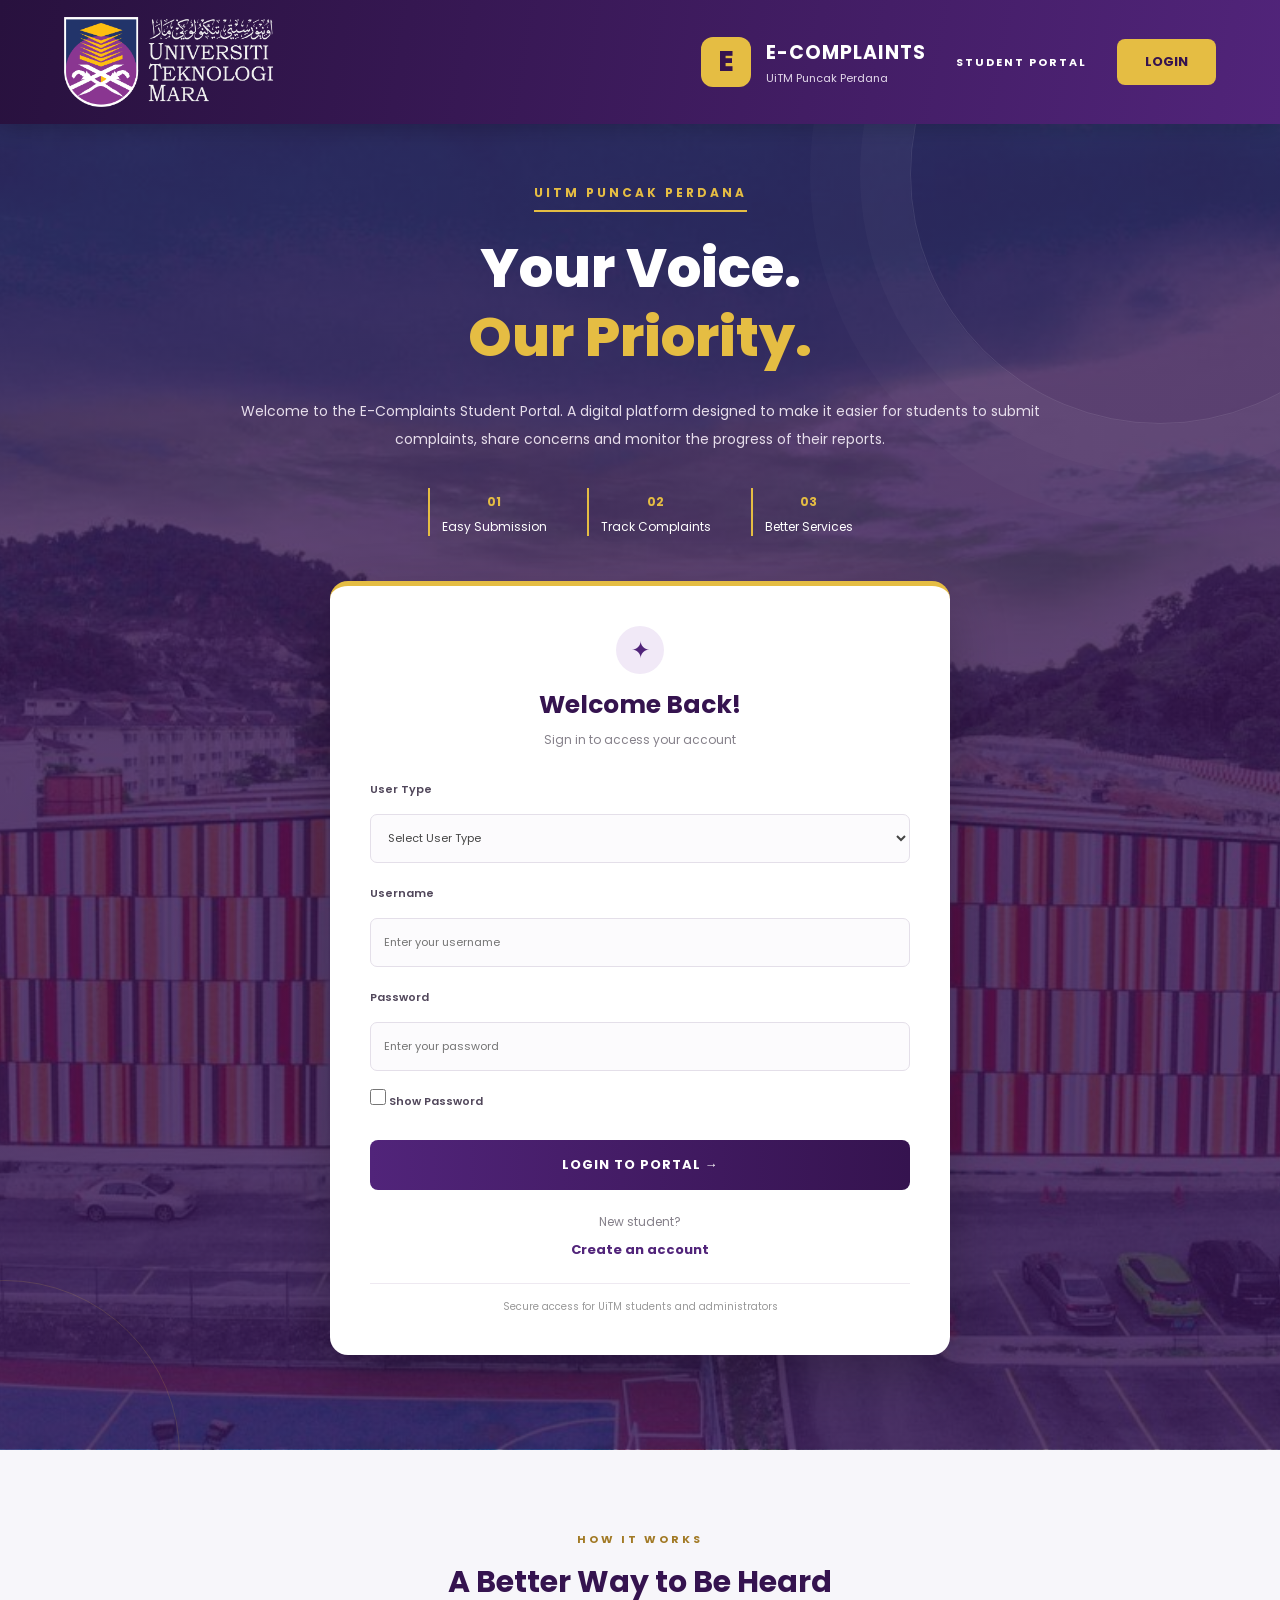
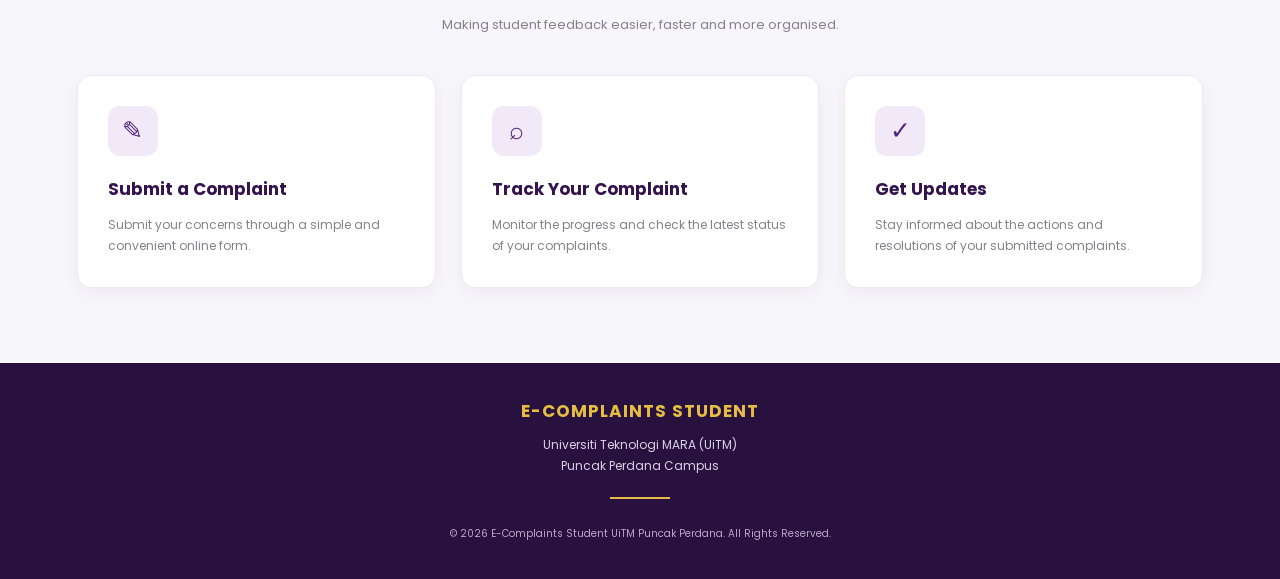
<file: index.html>
<!DOCTYPE html>
<html lang="en">

<head>
    <meta charset="UTF-8">
    <meta name="viewport" content="width=device-width, initial-scale=1.0">

    <title>E-Complaints Student | UiTM Puncak Perdana</title>

    <link rel="stylesheet" href="css/style.css">

    <link rel="preconnect" href="https://fonts.googleapis.com">
    <link rel="preconnect" href="https://fonts.gstatic.com" crossorigin>

    <link href="https://fonts.googleapis.com/css2?family=Poppins:wght@400;500;600;700;800&display=swap" rel="stylesheet">

</head>

<body>

    <!-- NAVIGATION BAR -->

    <header class="navbar">

        <div class="nav-container">

            <!-- UiTM LOGO ON LEFT -->

            <div class="uitm-brand">
                <img src="images/logo-uitm.png"
                     alt="UiTM Logo">
            </div>

            <!-- WEBSITE BRANDING ON RIGHT -->

            <div class="nav-right">

                <div class="brand-icon">E</div>

                <div class="brand-text">
                    <h2>E-COMPLAINTS</h2>
                    <p>UiTM Puncak Perdana</p>
                </div>

                <span class="portal-label">STUDENT PORTAL</span>

                <a href="#login" class="nav-login">LOGIN</a>

            </div>

        </div>

    </header>


    <!-- HERO SECTION -->

    <main>

        <section class="hero-section">

            <div class="hero-decoration decoration-one"></div>
            <div class="hero-decoration decoration-two"></div>

            <div class="hero-content">

                <!-- LEFT SIDE -->

                <div class="hero-text">

                    <span class="welcome-tag">
                        UITM PUNCAK PERDANA
                    </span>

                    <h1>
                        Your Voice.<br>
                        <span>Our Priority.</span>
                    </h1>

                    <p>
                        Welcome to the E-Complaints Student Portal.
                        A digital platform designed to make it easier
                        for students to submit complaints, share concerns
                        and monitor the progress of their reports.
                    </p>

                    <div class="hero-features">

                        <div class="feature">
                            <span>01</span>
                            <p>Easy Submission</p>
                        </div>

                        <div class="feature">
                            <span>02</span>
                            <p>Track Complaints</p>
                        </div>

                        <div class="feature">
                            <span>03</span>
                            <p>Better Services</p>
                        </div>

                    </div>

                </div>


                <!-- RIGHT SIDE: LOGIN CARD -->

                <div class="login-box" id="login">

                    <div class="login-heading">

                        <div class="login-icon">✦</div>

                        <h2>Welcome Back!</h2>

                        <p>Sign in to access your account</p>

                    </div>


                    <!-- LOGIN FORM -->

                    <form id="loginForm">

                        <!-- USER TYPE -->

                        <div class="form-group">

                            <label for="userType">User Type</label>

                            <select id="userType" required>

                                <option value="">Select User Type</option>
                                <option value="admin">Administrator</option>
                                <option value="student">Student</option>

                            </select>

                        </div>


                        <!-- USERNAME -->

                        <div class="form-group">

                            <label for="username">Username</label>

                            <input
                                type="text"
                                id="username"
                                placeholder="Enter your username"
                                required>

                        </div>


                        <!-- PASSWORD -->

                        <div class="form-group">

                            <label for="password">Password</label>

                            <input
                                type="password"
                                id="password"
                                placeholder="Enter your password"
                                required>

                            <!-- SHOW PASSWORD -->

                            <label class="show-password">

                                <input
                                    type="checkbox"
                                    class="toggle-password"
                                    data-target="password">

                                Show Password

                            </label>

                        </div>


                        <!-- ERROR MESSAGE -->

                        <div id="errorMessage" class="error-message"></div>


                        <!-- LOGIN BUTTON -->

                        <button type="submit" class="login-btn">
                            LOGIN TO PORTAL →
                        </button>

                    </form>


                    <!-- REGISTER SECTION -->

                    <div class="register-section">

                        <p>New student?</p>

                        <a href="register.html">
                            Create an account
                        </a>

                    </div>


                    <div class="login-note">
                        Secure access for UiTM students and administrators
                    </div>

                </div>

            </div>

        </section>


        <!-- INFORMATION SECTION -->

        <section class="information-section">

            <div class="section-heading">

                <span>HOW IT WORKS</span>

                <h2>A Better Way to Be Heard</h2>

                <p>
                    Making student feedback easier, faster and more organised.
                </p>

            </div>


            <div class="info-cards">

                <div class="info-card">

                    <div class="info-icon">✎</div>

                    <h3>Submit a Complaint</h3>

                    <p>
                        Submit your concerns through a simple
                        and convenient online form.
                    </p>

                </div>


                <div class="info-card">

                    <div class="info-icon">⌕</div>

                    <h3>Track Your Complaint</h3>

                    <p>
                        Monitor the progress and check the
                        latest status of your complaints.
                    </p>

                </div>


                <div class="info-card">

                    <div class="info-icon">✓</div>

                    <h3>Get Updates</h3>

                    <p>
                        Stay informed about the actions and
                        resolutions of your submitted complaints.
                    </p>

                </div>

            </div>

        </section>

    </main>


    <!-- FOOTER -->

    <footer class="footer">

        <h3>E-COMPLAINTS STUDENT</h3>

        <p>
            Universiti Teknologi MARA (UiTM)<br>
            Puncak Perdana Campus
        </p>

        <div class="footer-line"></div>

        <small>
            © 2026 E-Complaints Student UiTM Puncak Perdana.
            All Rights Reserved.
        </small>

    </footer>


    <!-- JAVASCRIPT -->

    <script src="js/script.js"></script>

</body>

</html>
</file>
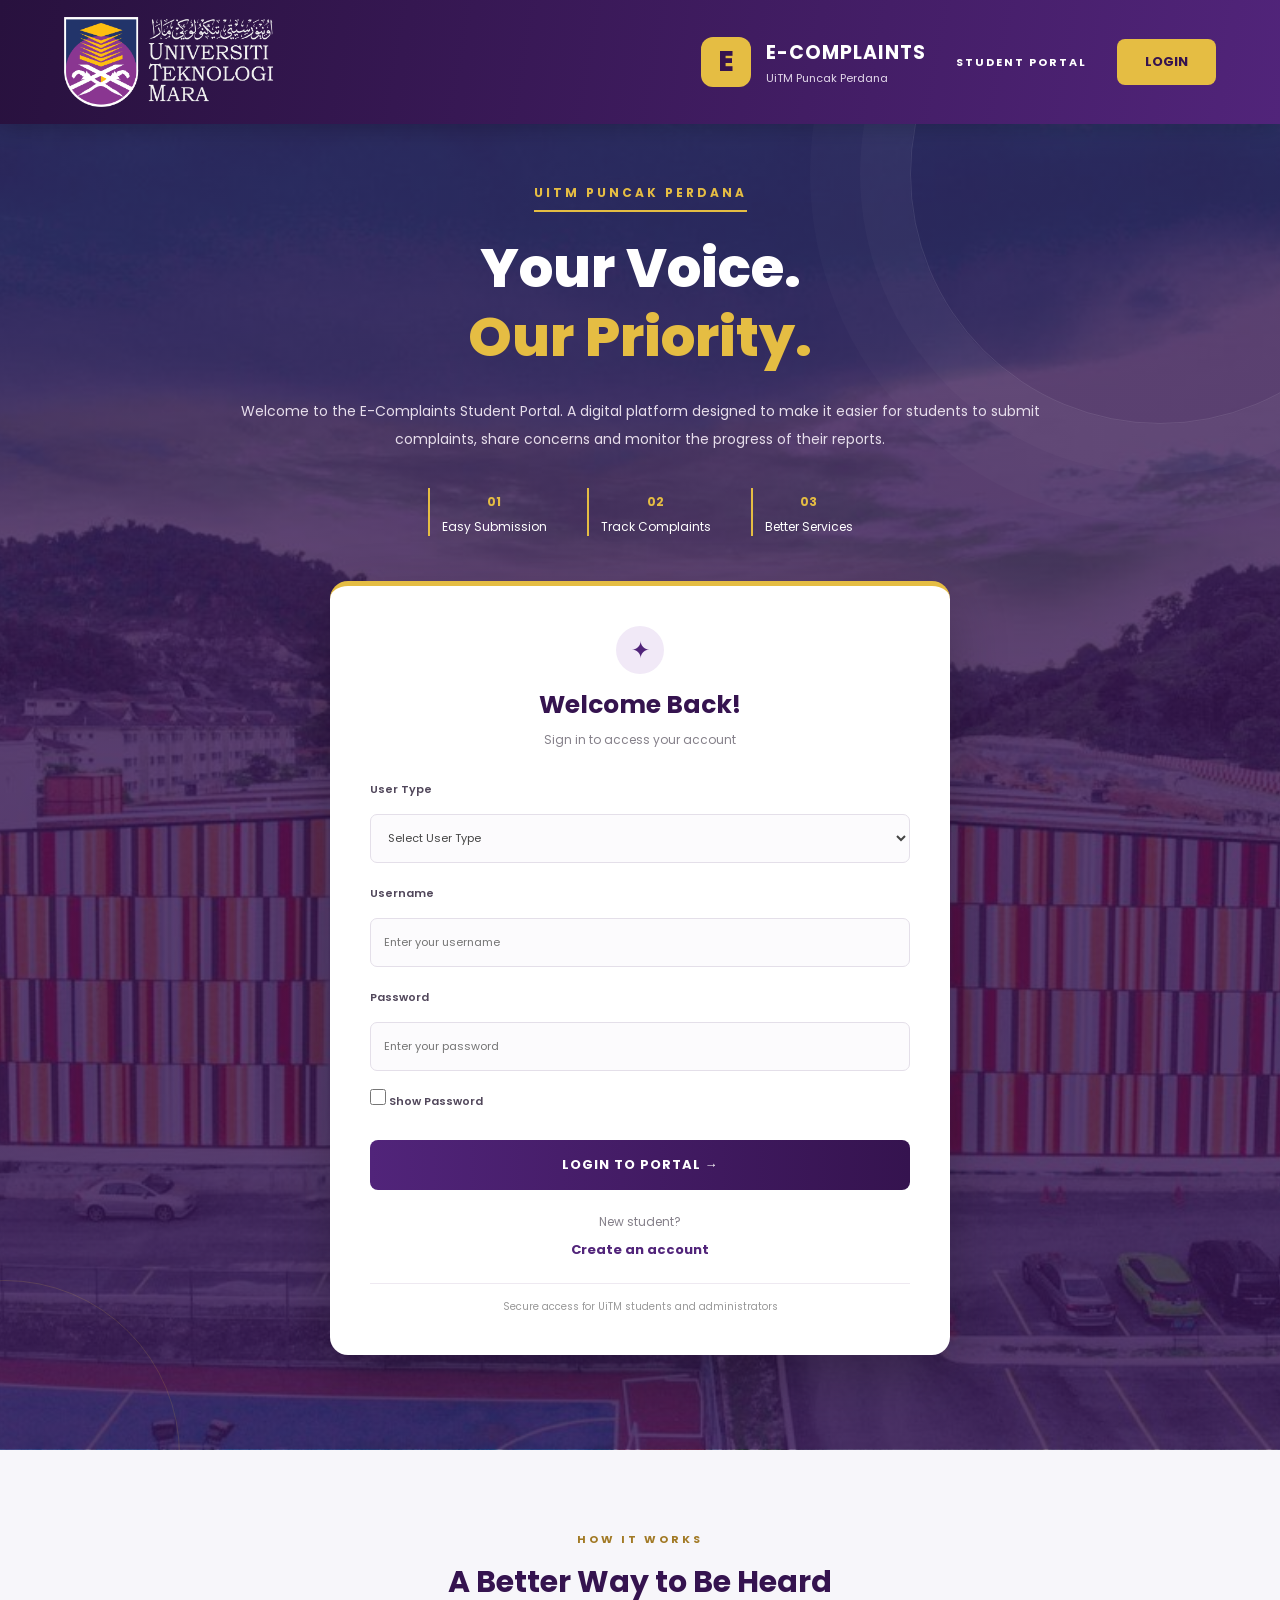
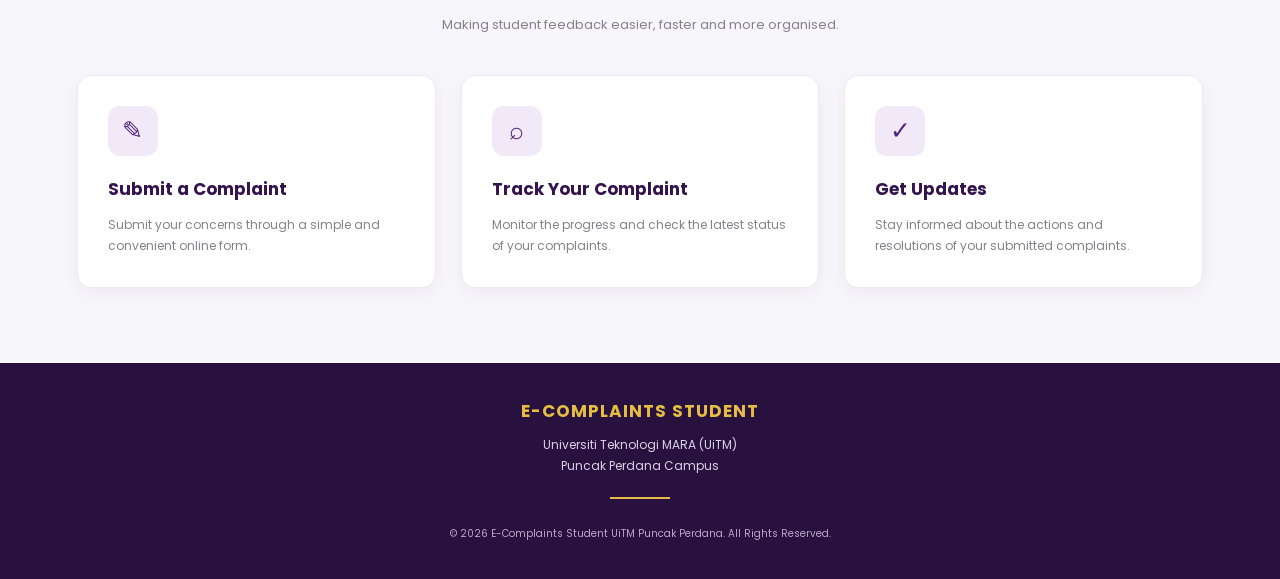
<file: admin-complaint-details.html>
<!DOCTYPE html>
<html lang="en">

<head>
    <meta charset="UTF-8">
    <meta name="viewport" content="width=device-width, initial-scale=1.0">

    <title>Complaint Details | Admin Portal</title>

    <link rel="stylesheet" href="css/style.css">

    <link href="https://fonts.googleapis.com/css2?family=Poppins:wght@400;500;600;700;800&display=swap"
        rel="stylesheet">
</head>

<body class="admin-details-page">

    <div class="admin-details-container">

        <!-- HEADER -->
        <header class="admin-details-header">

            <a href="admin-dashboard.html" class="back-btn">
                ← Back to Admin Dashboard
            </a>

            <span class="eyebrow">UITM PUNCAK PERDANA</span>

            <h1>Complaint Details</h1>

            <p>Review the student's complaint information.</p>

        </header>


        <!-- COMPLAINT INFORMATION -->
        <section class="admin-details-card">

            <div class="admin-details-top">

                <div>
                    <span class="details-label">COMPLAINT ID</span>

                    <h2 id="adminDetailId">Loading...</h2>
                </div>

                <span id="adminDetailStatus" class="status-badge">
                    Pending
                </span>

            </div>

            <hr>


            <!-- STUDENT INFORMATION -->
            <h3 class="admin-section-title">Student Information</h3>

            <div class="admin-details-grid">

                <div>
                    <span>Student Name</span>
                    <strong id="adminStudentName">-</strong>
                </div>

                <div>
                    <span>Student ID</span>
                    <strong id="adminStudentId">-</strong>
                </div>

            </div>


            <hr>


            <!-- COMPLAINT INFORMATION -->
            <h3 class="admin-section-title">Complaint Information</h3>

            <div class="admin-details-grid">

                <div>
                    <span>Complaint Subject</span>
                    <strong id="adminSubject">-</strong>
                </div>

                <div>
                    <span>Category</span>
                    <strong id="adminCategory">-</strong>
                </div>

                <div>
                    <span>Location</span>
                    <strong id="adminLocation">-</strong>
                </div>

                <div>
                    <span>Incident Date</span>
                    <strong id="adminIncidentDate">-</strong>
                </div>

                <div>
                    <span>Submission Date</span>
                    <strong id="adminSubmissionDate">-</strong>
                </div>

            </div>


            <div class="admin-description">

                <span>Complaint Description</span>

                <p id="adminDescription">-</p>

            </div>


            <hr>


            <!-- EVIDENCE -->
            <h3 class="admin-section-title">Supporting Evidence</h3>

            <div class="admin-evidence">

                <span>📎</span>

                <div>
                    <strong id="adminEvidence">No evidence attached</strong>

                    <p>Evidence file submitted by the student.</p>
                </div>

            </div>


            <hr>


            <!-- UPDATE STATUS -->
            <h3 class="admin-section-title">Manage Complaint Status</h3>

            <p class="admin-status-description">
                Update the complaint status based on its current progress.
            </p>

            <div class="admin-update-status">

                <label for="updateStatus">Complaint Status</label>

                <select id="updateStatus">

                    <option value="Pending">Pending</option>

                    <option value="In Progress">In Progress</option>

                    <option value="Resolved">Resolved</option>

                </select>

            </div>


            <div id="adminUpdateMessage" class="admin-update-message"></div>


            <div class="admin-details-buttons">

                <a href="admin-dashboard.html" class="admin-back-btn">
                    Back
                </a>

                <button type="button" id="saveStatusBtn" class="admin-save-btn">
                    Save Changes
                </button>

            </div>

        </section>


        <!-- FOOTER -->
        <footer class="details-footer">
            © 2026 E-Complaints Student UiTM Puncak Perdana.
        </footer>

    </div>


    <script src="js/script.js"></script>

</body>
</html>
</file>
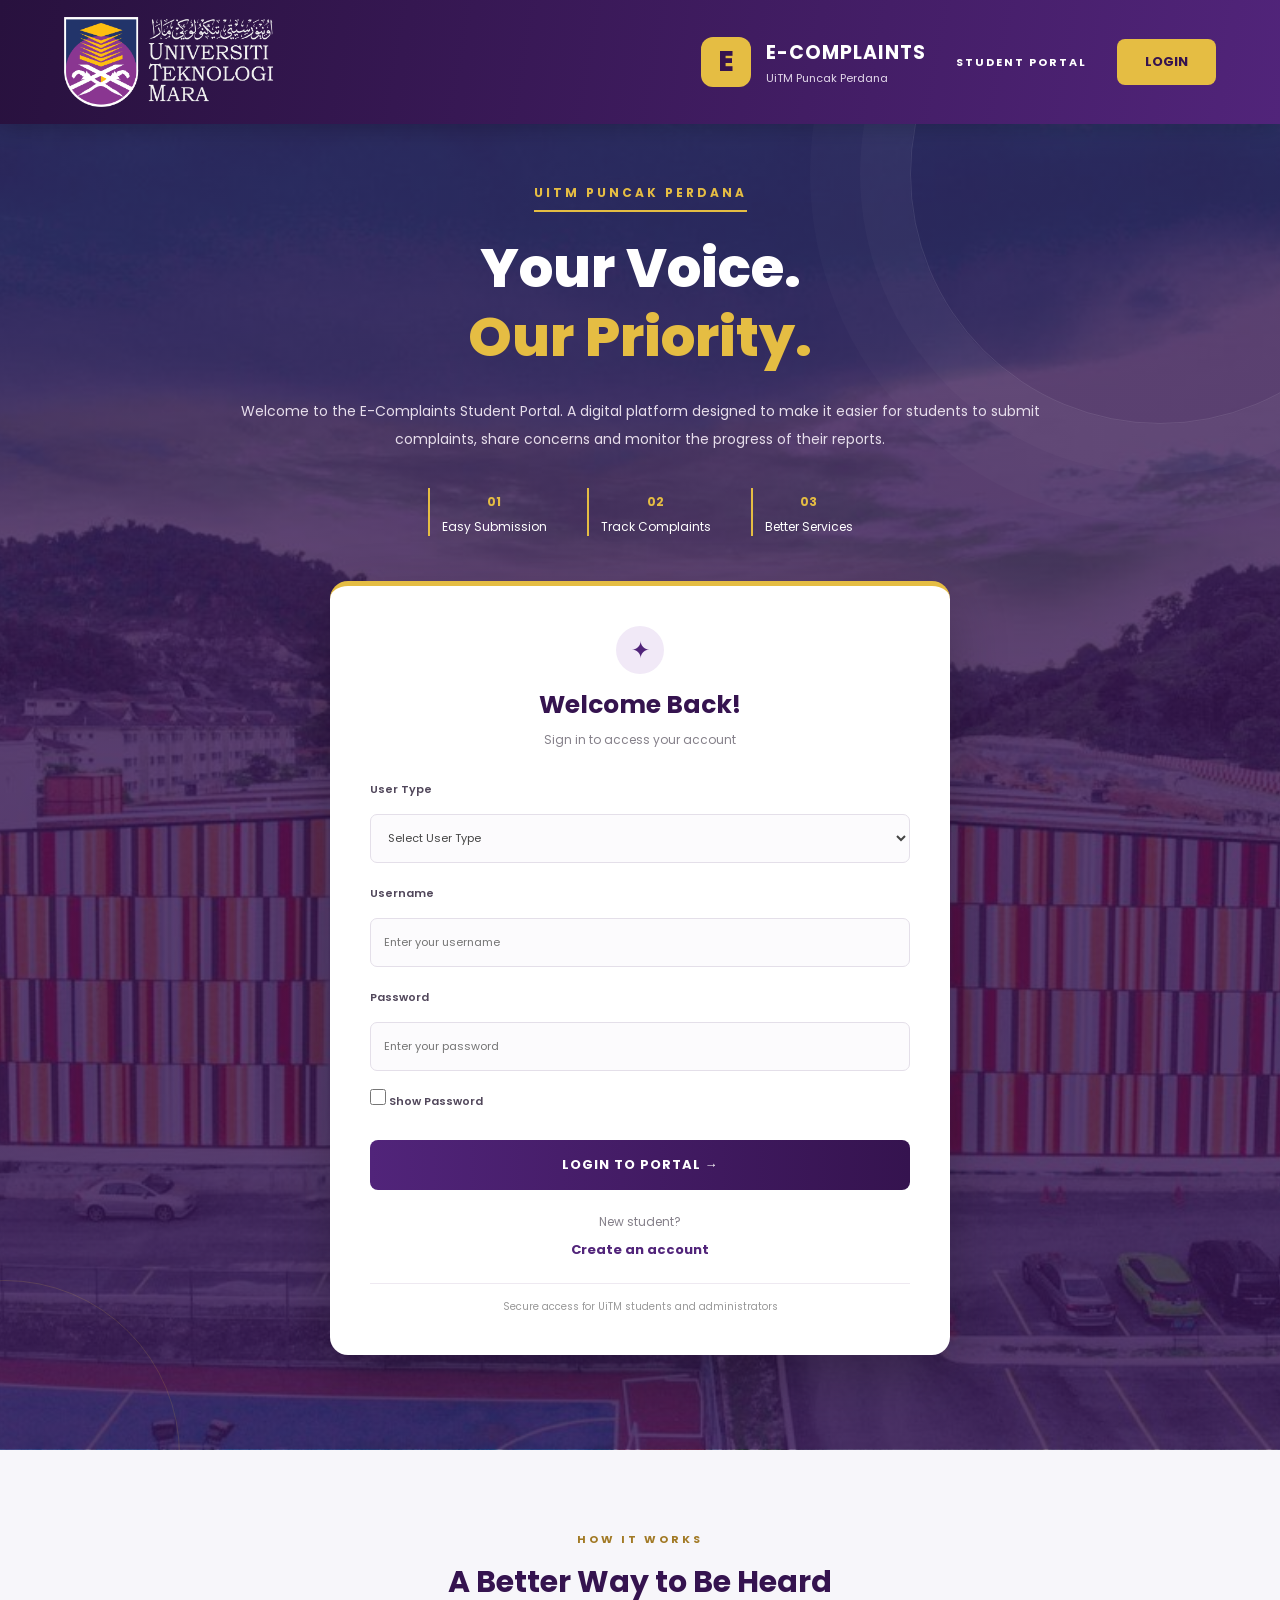
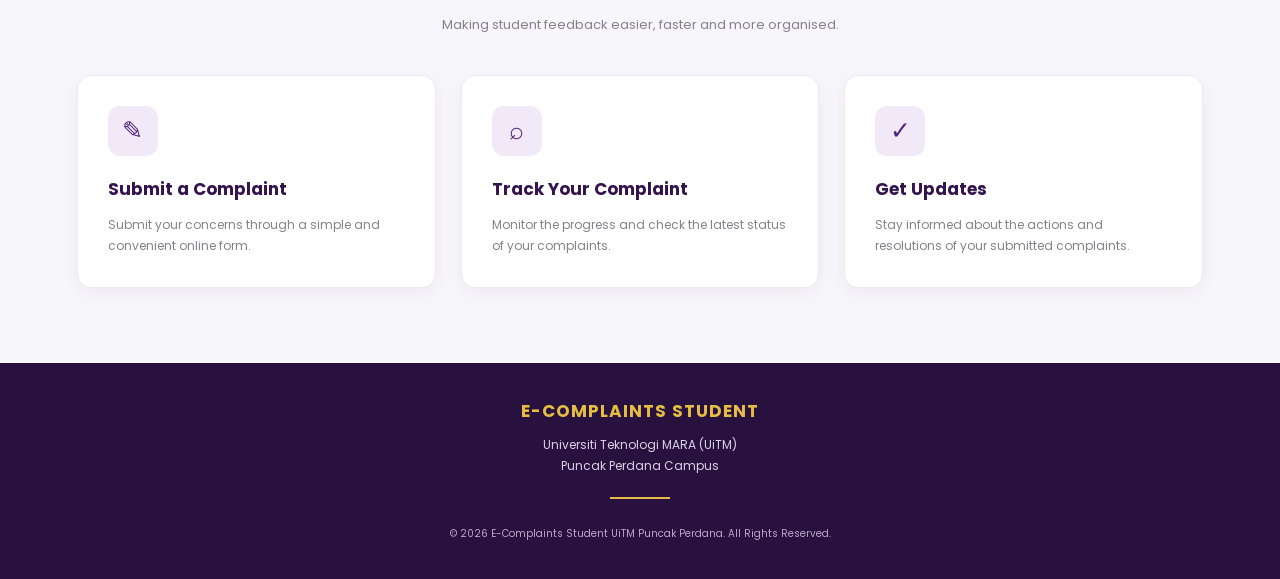
<file: complaint-details.html>
<!DOCTYPE html>
<html lang="en">

<head>
    <meta charset="UTF-8">
    <meta name="viewport" content="width=device-width, initial-scale=1.0">

    <title>Complaint Details | E-Complaints UiTM</title>

    <link rel="stylesheet" href="css/style.css">

    <link href="https://fonts.googleapis.com/css2?family=Poppins:wght@400;500;600;700;800&display=swap"
        rel="stylesheet">
</head>

<body class="details-page">

    <div class="details-container">

        <!-- HEADER -->
        <header class="details-header">

            <a href="student-dashboard.html" class="back-btn">
                ← Back to Dashboard
            </a>

            <h1>Complaint Details</h1>

            <p>View your complaint information and current progress.</p>

        </header>


        <!-- COMPLAINT INFORMATION -->
        <section class="details-card">

            <div class="details-top">

                <div>
                    <span class="details-label">COMPLAINT ID</span>
                    <h2 id="detailId">Loading...</h2>
                </div>

                <span id="detailStatus" class="status-badge">
                    Pending
                </span>

            </div>

            <hr>

            <div class="details-grid">

                <div>
                    <span>Complaint Subject</span>
                    <strong id="detailSubject">-</strong>
                </div>

                <div>
                    <span>Category</span>
                    <strong id="detailCategory">-</strong>
                </div>

                <div>
                    <span>Location</span>
                    <strong id="detailLocation">-</strong>
                </div>

                <div>
                    <span>Incident Date</span>
                    <strong id="detailIncidentDate">-</strong>
                </div>

                <div>
                    <span>Submission Date</span>
                    <strong id="detailDate">-</strong>
                </div>

                <div>
                    <span>Student Name</span>
                    <strong id="detailStudent">-</strong>
                </div>

            </div>

            <div class="details-description">

                <span>Complaint Description</span>

                <p id="detailDescription">-</p>

            </div>

        </section>


        <!-- COMPLAINT PROGRESS -->
        <section class="details-card">

            <h2>Complaint Progress</h2>

            <p class="progress-subtitle">
                Track the current progress of your complaint.
            </p>

            <div class="progress-timeline">

                <div class="timeline-item" id="pendingStep">

                    <div class="timeline-icon">1</div>

                    <div>
                        <h3>Pending</h3>
                        <p>Your complaint has been submitted and is awaiting review.</p>
                    </div>

                </div>


                <div class="timeline-item" id="progressStep">

                    <div class="timeline-icon">2</div>

                    <div>
                        <h3>In Progress</h3>
                        <p>The administrator is currently handling your complaint.</p>
                    </div>

                </div>


                <div class="timeline-item" id="resolvedStep">

                    <div class="timeline-icon">3</div>

                    <div>
                        <h3>Resolved</h3>
                        <p>Your complaint has been successfully completed.</p>
                    </div>

                </div>

            </div>

        </section>


        <!-- FOOTER -->
        <footer class="details-footer">
            © 2026 E-Complaints Student UiTM Puncak Perdana.
        </footer>

    </div>


    <script src="js/script.js"></script>

</body>
</html>
</file>
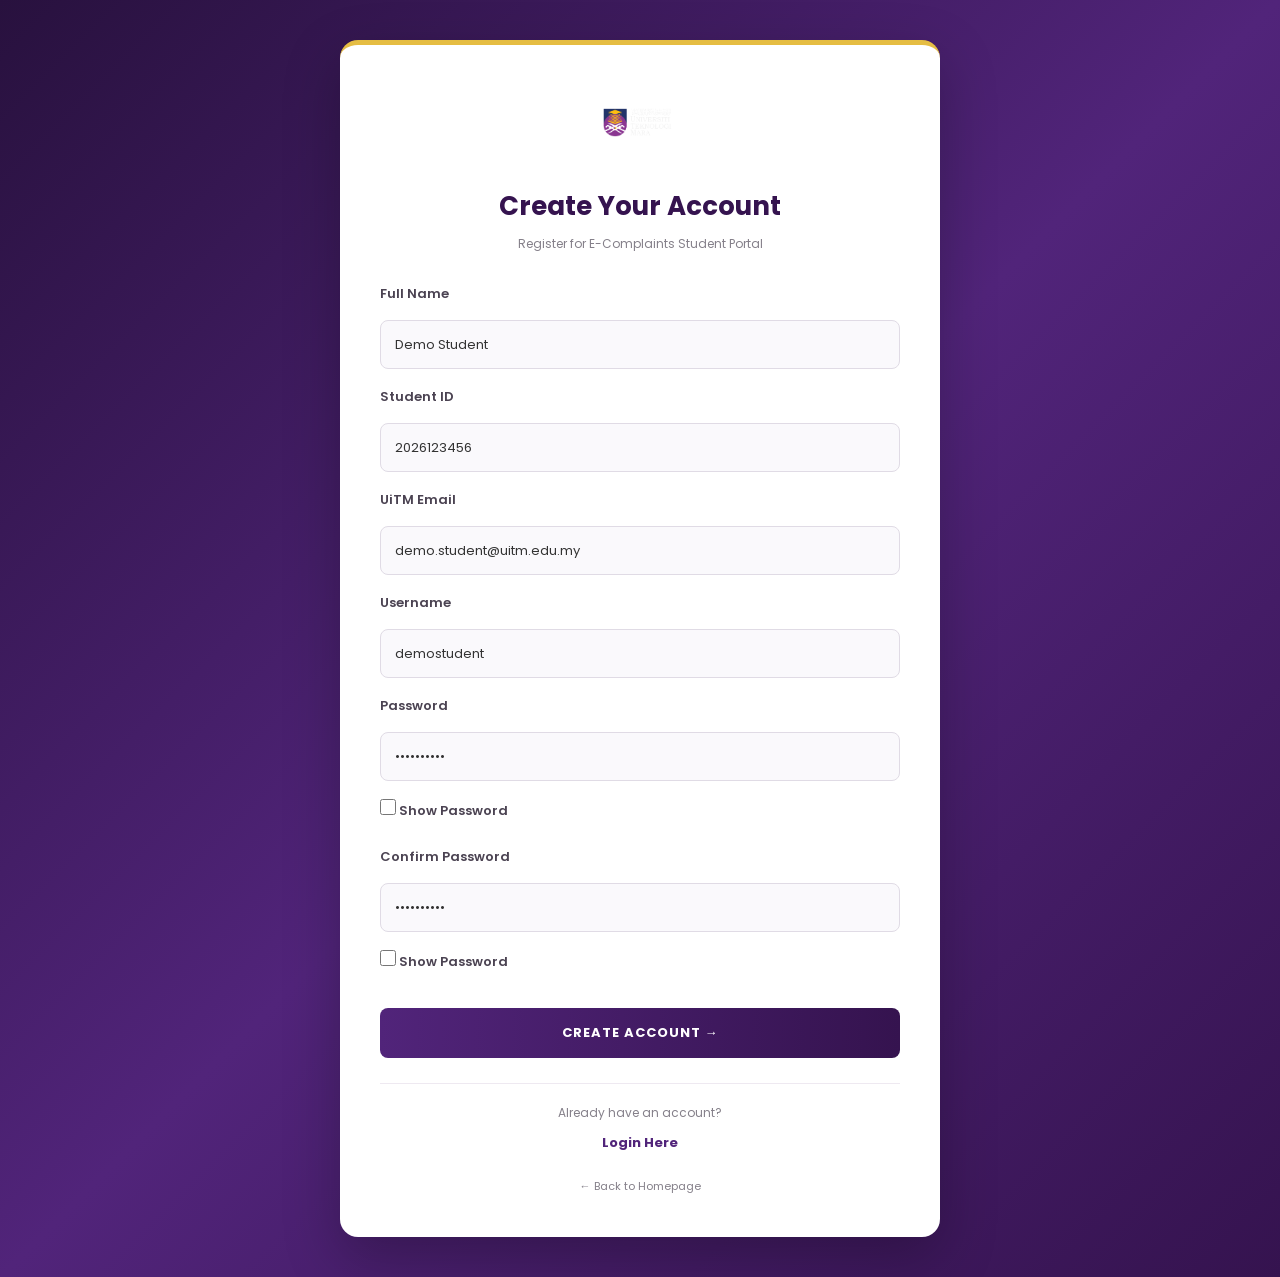
<file: register.html>
<!DOCTYPE html>
<html lang="en">

<head>
    <meta charset="UTF-8">
    <meta name="viewport" content="width=device-width, initial-scale=1.0">

    <title>Student Registration | E-Complaints UiTM</title>

    <!-- Google Font -->
    <link href="https://fonts.googleapis.com/css2?family=Poppins:wght@400;500;600;700;800&display=swap" rel="stylesheet">

    <!-- External CSS -->
    <link rel="stylesheet" href="css/style.css">
</head>

<body class="register-page">

    <div class="register-card">

        <!-- UiTM Logo -->
        <div class="register-logo">
            <img src="images/logo-uitm.png" alt="UiTM Logo">
        </div>

        <!-- Heading -->
        <div class="register-heading">
            <h1>Create Your Account</h1>
            <p>Register for E-Complaints Student Portal</p>
        </div>

        <!-- Registration Form -->
        <form id="registerForm">

            <div class="form-group">
                <label for="fullName">Full Name</label>
                <input
                    type="text"
                    id="fullName"
                    placeholder="Enter your full name"
                    required
                >
            </div>

            <div class="form-group">
                <label for="studentId">Student ID</label>
                <input
                    type="text"
                    id="studentId"
                    placeholder="Enter your student ID"
                    required
                >
            </div>

            <div class="form-group">
                <label for="email">UiTM Email</label>
                <input
                    type="email"
                    id="email"
                    placeholder="Enter your UiTM email"
                    required
                >
            </div>

            <div class="form-group">
                <label for="regUsername">Username</label>
                <input
                    type="text"
                    id="regUsername"
                    placeholder="Create a username"
                    required
                >
            </div>

            <div class="form-group">
                <label for="regPassword">Password</label>
                <input
                    type="password"
                    id="regPassword"
                    placeholder="Create a password"
                    minlength="8"
                    required>

                    <label class="show-password">
                        <input type="checkbox" class="toggle-password" data-target="regPassword">
                        Show Password
                    </label>
            </div>

            <div class="form-group">
                <label for="confirmPassword">Confirm Password</label>
                <input
                    type="password"
                    id="confirmPassword"
                    placeholder="Confirm your password"
                    required>

                    <label class="show-password">
                        <input type="checkbox" class="toggle-password" data-target="confirmPassword">
                        Show Password
                    </label>
            </div>

            <button type="submit" class="register-btn">
                CREATE ACCOUNT →
            </button>

            <p id="registerMessage" class="register-message"></p>

        </form>

        <!-- Login Link -->
        <div class="register-login">
            <p>Already have an account?</p>
            <a href="index.html">Login Here</a>
        </div>

        <!-- Homepage Link -->
        <div class="register-home">
            <a href="index.html">← Back to Homepage</a>
        </div>

    </div>

    <!-- JavaScript -->
    <script src="js/script.js"></script>

</body>
</html>
</file>
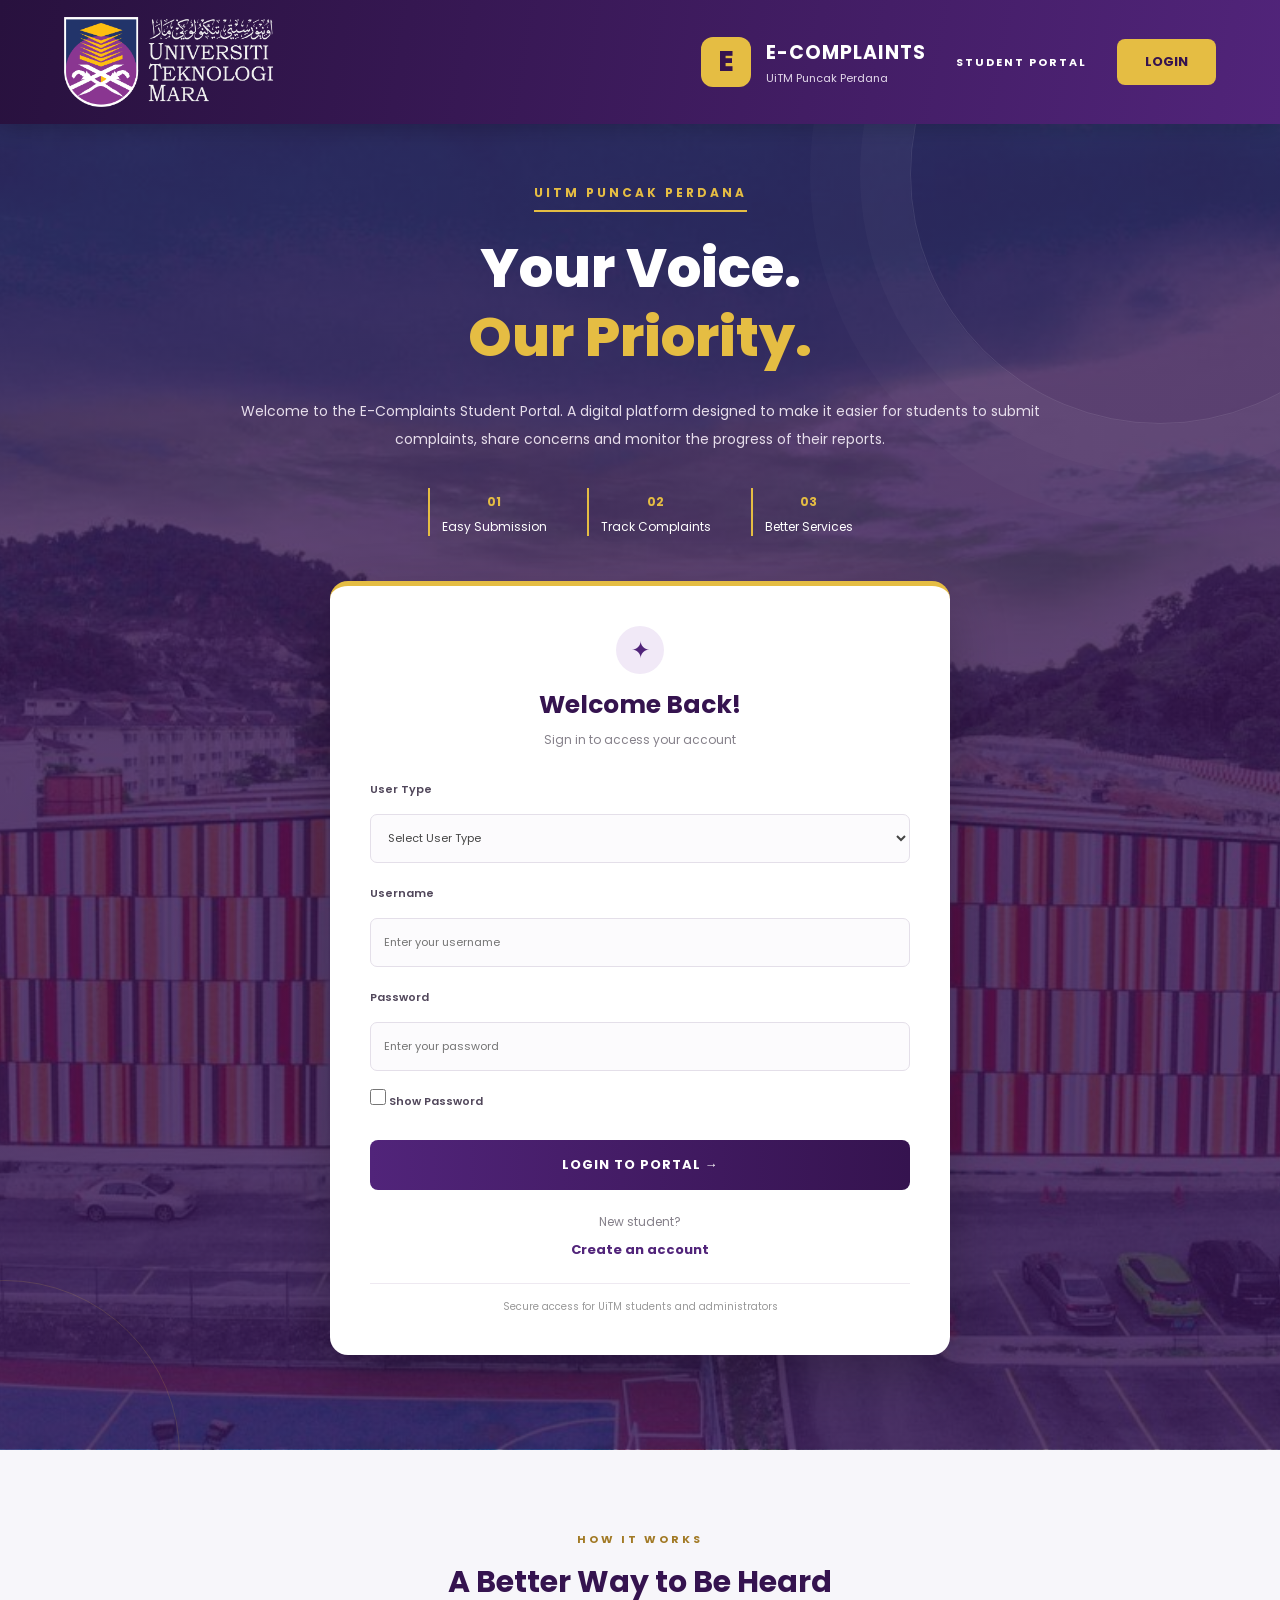
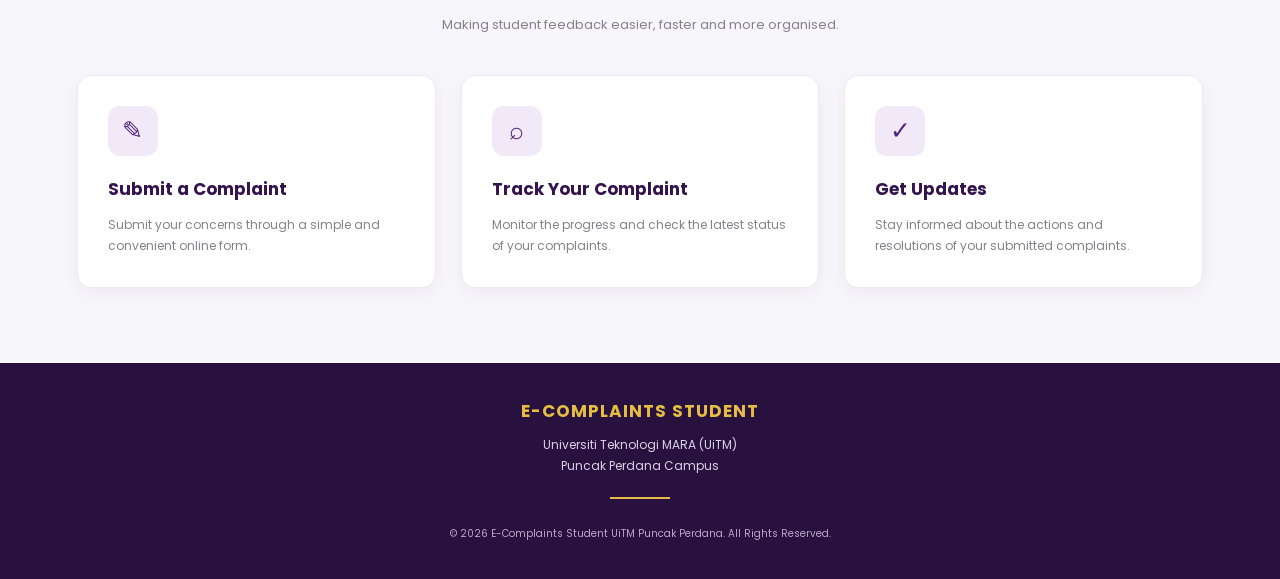
<file: student-dashboard.html>
<!DOCTYPE html>
<html lang="en">

<head>
    <meta charset="UTF-8">
    <meta name="viewport" content="width=device-width, initial-scale=1.0">

    <title>Student Dashboard | E-Complaints UiTM</title>

    <link rel="stylesheet" href="css/style.css">

    <link href="https://fonts.googleapis.com/css2?family=Poppins:wght@400;500;600;700;800&display=swap"
        rel="stylesheet">
</head>

<body>

<div class="dashboard-layout">

    <!-- MOBILE SIDEBAR OVERLAY -->
    <div class="sidebar-overlay" id="sidebarOverlay"></div>


    <!-- SIDEBAR -->
    <aside class="sidebar" id="sidebar">

        <!-- SIDEBAR BRAND -->
        <div class="sidebar-brand">

            <div class="brand-logo">E</div>

            <div>
                <h2>E-COMPLAINTS</h2>
                <p>STUDENT PORTAL</p>
            </div>

        </div>


        <!-- SIDEBAR LABEL -->
        <div class="sidebar-label">MAIN MENU</div>


        <!-- NAVIGATION -->
        <nav class="sidebar-nav">

            <a href="student-dashboard.html" class="nav-item active">
                <span>▦</span>
                Dashboard
            </a>

            <a href="submit-complaint.html" class="nav-item">
                <span>＋</span>
                Submit Complaint
            </a>

            <a href="#complaints" class="nav-item">
                <span>▤</span>
                My Complaints
            </a>

            <a href="#profile" class="nav-item">
                <span>♙</span>
                My Profile
            </a>

        </nav>


        <!-- SIDEBAR BOTTOM -->
        <div class="sidebar-bottom">

            <div class="sidebar-help">

                <span>✦</span>

                <h4>Need Help?</h4>

                <p>Contact the campus administrator for assistance.</p>

            </div>


            <a href="index.html" class="logout-btn">
                ↪ Logout
            </a>

        </div>

    </aside>


    <!-- MAIN CONTENT -->
    <main class="main-content">


        <!-- TOP BAR -->
        <header class="topbar">

            <!-- MOBILE MENU BUTTON -->
            <button
                class="menu-btn"
                id="menuBtn"
                type="button"
                aria-label="Open navigation menu"
                aria-expanded="false"
                aria-controls="sidebar">
                ☰
            </button>


            <!-- BREADCRUMB -->
            <div class="breadcrumb">
                <span>Student Portal</span> / Dashboard
            </div>


            <!-- TOPBAR RIGHT -->
            <div class="topbar-right">

                <button class="notification-btn" title="Notifications">
                    ♧
                </button>


                <!-- USER PROFILE -->
                <div class="user-profile">

                    <div class="user-avatar">S</div>

                    <div class="user-info">

                        <h4 id="displayName">Student User</h4>

                        <p>Student</p>

                    </div>

                </div>

            </div>

        </header>


        <!-- DASHBOARD OVERVIEW -->
        <section class="page-section" id="overview">


            <!-- WELCOME SECTION -->
            <div class="welcome-section">

                <div>

                    <span class="eyebrow">UITM PUNCAK PERDANA</span>

                    <h1>
                        Welcome Back,
                        <span id="welcomeName">Student</span>!
                    </h1>

                    <p>
                        Here's an overview of your complaints and activities.
                    </p>

                </div>


                <a href="submit-complaint.html" class="primary-btn">
                    + New Complaint
                </a>

            </div>


            <!-- STATISTICS -->
            <div class="stats-grid">


                <!-- TOTAL COMPLAINTS -->
                <div class="stat-card">

                    <div class="stat-icon purple">▤</div>

                    <p>Total Complaints</p>

                    <h2 id="totalCount">0</h2>

                    <span>All submitted complaints</span>

                </div>


                <!-- PENDING -->
                <div class="stat-card">

                    <div class="stat-icon orange">◷</div>

                    <p>Pending</p>

                    <h2 id="pendingCount">0</h2>

                    <span>Awaiting review</span>

                </div>


                <!-- IN PROGRESS -->
                <div class="stat-card">

                    <div class="stat-icon blue">↻</div>

                    <p>In Progress</p>

                    <h2 id="progressCount">0</h2>

                    <span>Currently being handled</span>

                </div>


                <!-- RESOLVED -->
                <div class="stat-card">

                    <div class="stat-icon green">✓</div>

                    <p>Resolved</p>

                    <h2 id="resolvedCount">0</h2>

                    <span>Successfully completed</span>

                </div>

            </div>


            <!-- RECENT COMPLAINTS -->
            <div class="content-card" id="complaints">


                <!-- CARD HEADING -->
                <div class="card-heading">

                    <div>

                        <h2>Recent Complaints</h2>

                        <p>Keep track of your submitted complaints.</p>

                    </div>

                    <a href="#complaints" class="view-all">
                        View All
                    </a>

                </div>


                <!-- COMPLAINT TABLE -->
                <div class="table-wrapper">

                    <table>

                        <thead>

                            <tr>
                                <th>Complaint ID</th>
                                <th>Subject</th>
                                <th>Category</th>
                                <th>Date</th>
                                <th>Status</th>
                                <th>Action</th>
                            </tr>

                        </thead>

                        <tbody id="complaintTable">
                        </tbody>

                    </table>

                </div>


                <!-- EMPTY STATE -->
                <div id="emptyState" class="empty-state">

                    <div class="empty-icon">▤</div>

                    <h3>No complaints yet</h3>

                    <p>Your submitted complaints will appear here.</p>

                </div>

            </div>


            <!-- PROFILE -->
            <div class="content-card profile-card" id="profile">


                <!-- PROFILE HEADING -->
                <div class="card-heading">

                    <div>

                        <h2>My Profile</h2>

                        <p>Your student information.</p>

                    </div>

                </div>


                <!-- PROFILE INFORMATION -->
                <div class="profile-details">


                    <div>
                        <span>Full Name</span>
                        <strong id="profileName">Student User</strong>
                    </div>


                    <div>
                        <span>Student ID</span>
                        <strong id="profileId">Not provided</strong>
                    </div>


                    <div>
                        <span>Campus</span>
                        <strong>UiTM Puncak Perdana</strong>
                    </div>


                    <div>
                        <span>Account Type</span>
                        <strong>Student</strong>
                    </div>


                </div>

            </div>


        </section>


        <!-- FOOTER -->
        <footer class="dashboard-footer">

            © 2026 E-Complaints Student UiTM Puncak Perdana.
            All Rights Reserved.

        </footer>


    </main>

</div>


<!-- JAVASCRIPT -->
<script src="js/script.js"></script>

</body>
</html>
</file>
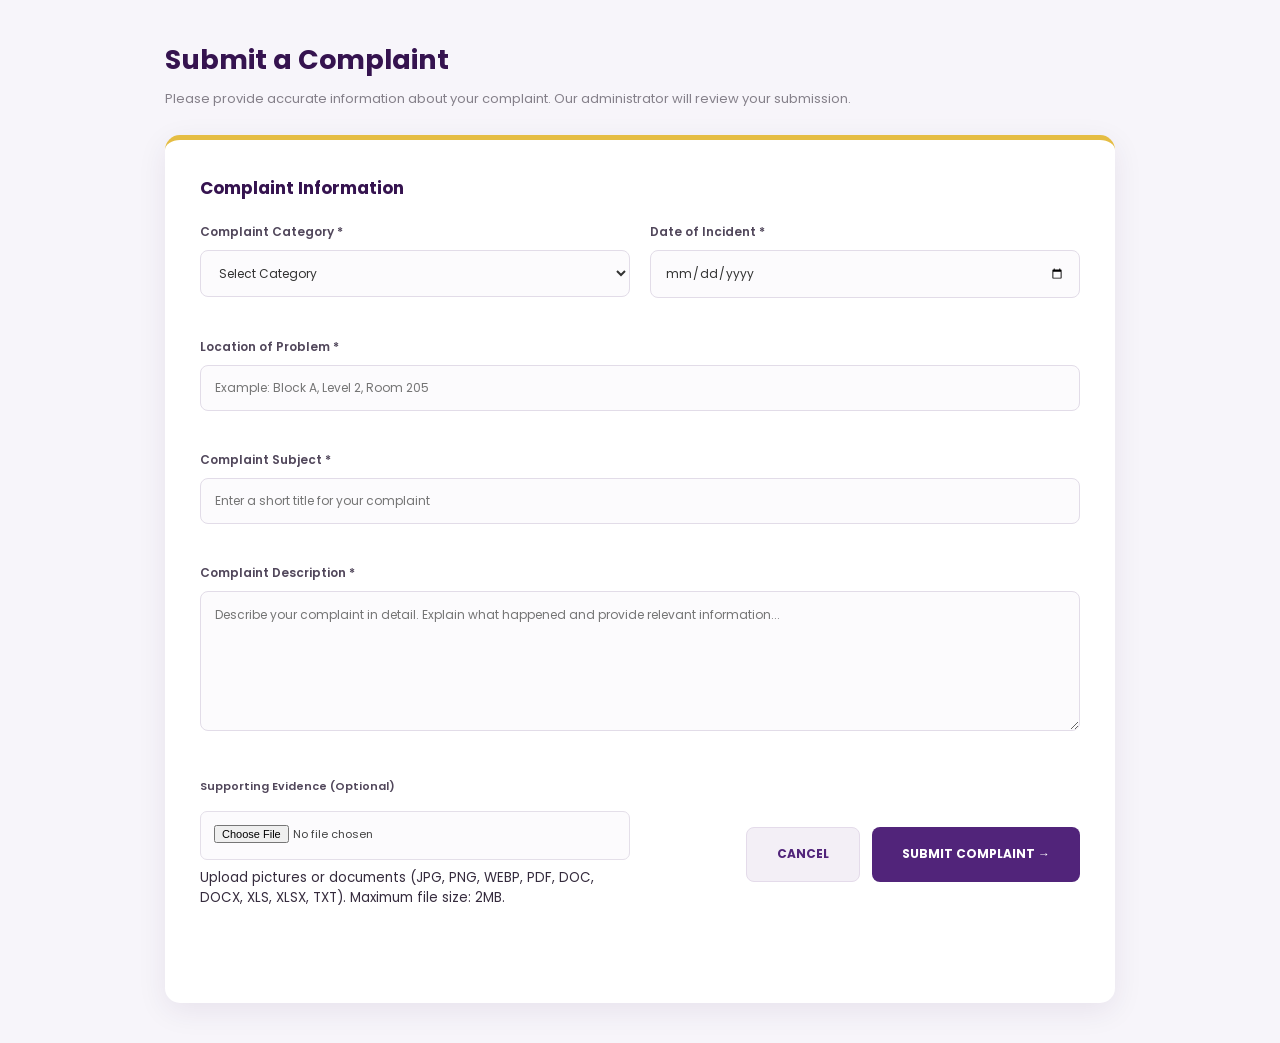
<file: submit-complaint.html>
<!DOCTYPE html>
<html lang="en">

<head>
    <meta charset="UTF-8">
    <meta name="viewport" content="width=device-width, initial-scale=1.0">

    <title>Submit Complaint | UiTM E-Complaints</title>

    <link href="https://fonts.googleapis.com/css2?family=Poppins:wght@400;500;600;700&display=swap" rel="stylesheet">

    <link rel="stylesheet" href="css/style.css">
</head>

<body class="complaint-page">

    <main class="complaint-container">

        <!-- PAGE HEADER -->

        <div class="complaint-header">
            <h1>Submit a Complaint</h1>
            <p>
                Please provide accurate information about your complaint.
                Our administrator will review your submission.
            </p>
        </div>

        <!-- COMPLAINT FORM CARD -->

        <div class="complaint-card">

            <h2 class="complaint-section-title">
                Complaint Information
            </h2>

            <form id="complaintForm">

                <div class="complaint-grid">

                    <!-- CATEGORY -->

                    <div class="complaint-form-group">
                        <label for="category">Complaint Category *</label>

                        <select id="category" required>
                            <option value="">Select Category</option>
                            <option value="Facilities">Facilities</option>
                            <option value="Accommodation">Accommodation</option>
                            <option value="Cleanliness">Cleanliness</option>
                            <option value="Internet / Wi-Fi">Internet / Wi-Fi</option>
                            <option value="Safety and Security">Safety and Security</option>
                            <option value="Academic Services">Academic Services</option>
                            <option value="Staff Services">Staff Services</option>
                            <option value="Other">Other</option>
                        </select>
                    </div>

                    <!-- INCIDENT DATE -->

                    <div class="complaint-form-group">
                        <label for="incidentDate">Date of Incident *</label>

                        <input
                            type="date"
                            id="incidentDate"
                            required
                        >
                    </div>

                    <!-- LOCATION -->

                    <div class="complaint-form-group full-width">
                        <label for="location">Location of Problem *</label>

                        <input
                            type="text"
                            id="location"
                            placeholder="Example: Block A, Level 2, Room 205"
                            required
                        >
                    </div>

                    <!-- SUBJECT -->

                    <div class="complaint-form-group full-width">
                        <label for="subject">Complaint Subject *</label>

                        <input
                            type="text"
                            id="subject"
                            placeholder="Enter a short title for your complaint"
                            maxlength="100"
                            required
                        >
                    </div>

                    <!-- DESCRIPTION -->

                    <div class="complaint-form-group full-width">
                        <label for="description">Complaint Description *</label>

                        <textarea
                            id="description"
                            placeholder="Describe your complaint in detail. Explain what happened and provide relevant information..."
                            required
                        ></textarea>
                    </div>

                    <!-- ATTACHMENT -->

                    <div class="form-group">
                        <label for="evidence">Supporting Evidence (Optional)</label>

                        <input
                            type="file"
                            id="evidence"
                            name="evidence"
                            accept=".jpg,.jpeg,.png,.webp,.pdf,.doc,.docx,.xls,.xlsx,.txt">

                        <small>
                            Upload pictures or documents (JPG, PNG, WEBP, PDF, DOC, DOCX, XLS, XLSX, TXT).
                            Maximum file size: 2MB.
                        </small>
                    </div>

                <!-- BUTTONS -->

                <div class="complaint-buttons">

                    <a href="student-dashboard.html"
                       class="complaint-cancel-btn">
                        CANCEL
                    </a>

                    <button
                        type="submit"
                        class="complaint-submit-btn"
                    >
                        SUBMIT COMPLAINT →
                    </button>

                </div>

                <p
                    id="complaintMessage"
                    class="complaint-message"
                    aria-live="polite"
                ></p>

            </form>

        </div>

    </main>

    <script src="js/script.js"></script>

</body>
</html>
</file>
<file: css/style.css>
/* E-COMPLAINTS STUDENT UiTM COMPLETE RESPONSIVE WEBSITE DESIGN */

* {
    margin: 0;
    padding: 0;
    box-sizing: border-box;
}

html {
    scroll-behavior: smooth;
    scroll-padding-top: 30px;
}

body {
    font-family: 'Poppins', sans-serif;
    background: #f7f5fa;
    color: #333;
    overflow-x: hidden;
}

button, input, select {
    font-family: inherit;
}

/* NAVIGATION BAR */

.navbar {
    width: 100%;
    min-height: 100px;
    background: linear-gradient(100deg, #28113e, #51247a);
    padding: 12px 5%;
    box-shadow: 0 4px 20px rgba(0,0,0,0.18);
    position: relative;
    z-index: 10;
}

.nav-container {
    width: 100%;
    display: flex;
    justify-content: space-between;
    align-items: center;
}

/* UiTM Logo */

.uitm-brand {
    display: flex;
    align-items: center;
    flex-shrink: 0;
}

.uitm-brand img {
    width: 230px;
    height: 100px;
    object-fit: contain;
}

/* Right Branding */

.nav-right {
    display: flex;
    align-items: center;
    justify-content: flex-end;
    gap: 15px;
}

.brand-icon {
    width: 50px;
    height: 50px;
    background: #e5bd43;
    color: #35134f;
    border-radius: 12px;
    display: flex;
    align-items: center;
    justify-content: center;
    font-size: 28px;
    font-weight: 800;
}

.brand-text h2 {
    color: white;
    font-size: 19px;
    font-weight: 700;
    letter-spacing: 1px;
}

.brand-text p {
    color: #e3d8eb;
    font-size: 11px;
    margin-top: 3px;
}

.portal-label {
    color: white;
    font-size: 11px;
    font-weight: 700;
    letter-spacing: 2px;
    margin: 0 15px;
}

.nav-login {
    background: #e5bd43;
    color: #35134f;
    text-decoration: none;
    padding: 13px 28px;
    border-radius: 8px;
    font-size: 13px;
    font-weight: 700;
    transition: 0.3s;
}

.nav-login:hover {
    background: white;
    transform: translateY(-2px);
}

/* HERO SECTION */

.hero-section {
    position: relative;
    width: 100%;
    min-height: 630px;
    background:
        radial-gradient(
            circle at 10% 15%,
            rgba(142, 93, 177, 0.35),
            transparent 35%
        ),
        radial-gradient(
            circle at 90% 80%,
            rgba(226, 189, 69, 0.12),
            transparent 30%
        ),
        linear-gradient(
            125deg,
            #28113e,
            #51247a 55%,
            #35134f
        );

    overflow: hidden;
}

/* Decorative Circles */

.hero-decoration {
    position: absolute;
    border-radius: 50%;
    pointer-events: none;
}

.decoration-one {
    width: 500px;
    height: 500px;
    border: 1px solid rgba(255,255,255,0.10);
    right: -130px;
    top: -200px;
    box-shadow:
        0 0 0 50px rgba(255,255,255,0.025),
        0 0 0 100px rgba(255,255,255,0.02);
}

.decoration-two {
    width: 350px;
    height: 350px;
    border: 1px solid rgba(226,189,69,0.15);
    left: -170px;
    bottom: -180px;
}

.hero-content {
    width: 100%;
    max-width: 1400px;
    min-height: 630px;
    margin: auto;
    padding: 55px 6%;

    display: grid;
    grid-template-columns: minmax(0, 1fr) 440px;
    align-items: center;
    gap: 65px;

    position: relative;
    z-index: 2;
}

/* HERO LEFT CONTENT */

.hero-text {
    color: white;
    max-width: 650px;
}

.welcome-tag {
    display: inline-block;
    color: #e5bd43;
    border-left: 3px solid #e5bd43;
    padding-left: 12px;
    font-size: 12px;
    font-weight: 700;
    letter-spacing: 3px;
    margin-bottom: 25px;
}

.hero-text h1 {
    font-size: clamp(42px, 5vw, 65px);
    font-weight: 800;
    line-height: 1.2;
    margin-bottom: 22px;
}

.hero-text h1 span {
    color: #e5bd43;
}

.hero-text > p {
    color: #e6ddeb;
    font-size: 14px;
    line-height: 1.9;
    max-width: 550px;
    margin-bottom: 35px;
}

/* FEATURES */

.hero-features {
    display: flex;
    flex-wrap: wrap;
    gap: 25px;
}

.feature {
    border-left: 2px solid #e5bd43;
    padding-left: 12px;
}

.feature span {
    color: #e5bd43;
    font-size: 12px;
    font-weight: 700;
}

.feature p {
    color: white;
    font-size: 12px;
    margin-top: 5px;
}

/* LOGIN CARD */

.login-box {
    width: 100%;
    max-width: 440px;
    padding: 38px;

    background: #ffffff;
    border-radius: 18px;
    border-top: 5px solid #e5bd43;

    box-shadow: 0 20px 55px rgba(0,0,0,0.25);

    justify-self: end;
}

/* Login Heading */

.login-heading {
    text-align: center;
    margin-bottom: 28px;
}

.login-icon {
    width: 48px;
    height: 48px;
    display: flex;
    align-items: center;
    justify-content: center;
    margin: 0 auto 12px;

    border-radius: 50%;
    background: #f1e9f7;
    color: #51247a;
    font-size: 23px;
}

.login-heading h2 {
    color: #35134f;
    font-size: 25px;
    font-weight: 700;
    margin-bottom: 7px;
}

.login-heading p {
    color: #85808a;
    font-size: 12px;
}

/* Form */

.form-group {
    margin-bottom: 18px;
}

.form-group label {
    display: block;
    color: #4b4352;
    font-size: 13px;
    font-weight: 600;
    margin-bottom: 8px;
}

.form-group input,
.form-group select {
    width: 100%;
    height: 49px;
    padding: 12px 14px;

    border: 1px solid #e0dbe5;
    border-radius: 8px;

    background: #faf9fc;
    color: #333;
    font-size: 13px;

    outline: none;
    transition: 0.2s;
}

.form-group input:focus,
.form-group select:focus {
    border-color: #51247a;
    background: white;
    box-shadow: 0 0 0 3px rgba(81,36,122,0.12);
}

/* Login Button */

.login-btn {
    width: 100%;
    min-height: 50px;

    background: linear-gradient(90deg, #51247a, #35134f);
    color: white;

    border: none;
    border-radius: 8px;

    font-size: 13px;
    font-weight: 700;
    letter-spacing: 1px;

    cursor: pointer;
    transition: 0.3s;
}

.login-btn:hover {
    background: #e5bd43;
    color: #35134f;
    transform: translateY(-2px);
}

/* Error Message */

.error-message {
    color: #dc3545;
    font-size: 12px;
    text-align: center;
    margin-bottom: 10px;
}

/* Register */

.register-section {
    text-align: center;
    margin-top: 23px;
}

.register-section p {
    color: #85808a;
    font-size: 12px;
    margin-bottom: 5px;
}

.register-section a {
    color: #51247a;
    font-size: 13px;
    font-weight: 700;
    text-decoration: none;
}

.register-section a:hover {
    color: #b18a1e;
    text-decoration: underline;
}

/* Login Note */

.login-note {
    border-top: 1px solid #eee9f1;
    margin-top: 22px;
    padding-top: 15px;

    color: #999;
    font-size: 10px;
    text-align: center;
}

/* INFORMATION SECTION */

.information-section {
    max-width: 1400px;
    margin: auto;
    padding: 75px 6%;
}

.section-heading {
    text-align: center;
    margin-bottom: 40px;
}

.section-heading span {
    color: #a27a26;
    font-size: 11px;
    font-weight: 700;
    letter-spacing: 3px;
}

.section-heading h2 {
    color: #35134f;
    font-size: 30px;
    font-weight: 700;
    margin: 10px 0;
}

.section-heading p {
    color: #85808a;
    font-size: 13px;
}

/* Information Cards */

.info-cards {
    display: grid;
    grid-template-columns: repeat(3, 1fr);
    gap: 25px;
}

.info-card {
    background: white;
    padding: 30px;
    border-radius: 14px;
    border: 1px solid #eee9f1;

    box-shadow: 0 5px 20px rgba(50,20,70,0.05);

    transition: 0.3s;
}

.info-card:hover {
    transform: translateY(-7px);
    box-shadow: 0 12px 30px rgba(50,20,70,0.12);
}

.info-icon {
    width: 50px;
    height: 50px;

    display: flex;
    justify-content: center;
    align-items: center;

    background: #f1e9f7;
    color: #51247a;

    border-radius: 12px;
    font-size: 25px;

    margin-bottom: 20px;
}

.info-card h3 {
    color: #35134f;
    font-size: 17px;
    font-weight: 700;
    margin-bottom: 12px;
}

.info-card p {
    color: #85808a;
    font-size: 12px;
    line-height: 1.8;
}

/* FOOTER */

.footer {
    background: #28113e;
    color: white;
    text-align: center;
    padding: 35px 20px;
}

.footer h3 {
    color: #e5bd43;
    font-size: 17px;
    font-weight: 700;
    letter-spacing: 1px;
}

.footer p {
    color: #ddd2e7;
    font-size: 12px;
    line-height: 1.8;
    margin-top: 10px;
}

.footer-line {
    width: 60px;
    height: 2px;
    background: #e5bd43;
    margin: 20px auto;
}

.footer small {
    color: #b9a9c7;
    font-size: 10px;
}

/* TABLET RESPONSIVE */

@media screen and (max-width: 992px) {

    .hero-content {
        grid-template-columns: minmax(0, 1fr) 370px;
        gap: 30px;
        padding: 50px 4%;
    }

    .hero-text h1 {
        font-size: 43px;
    }

    .login-box {
        padding: 28px;
    }

    .portal-label {
        display: none;
    }

}

/* ==========================================
   MOBILE RESPONSIVE
========================================== */

@media screen and (max-width: 768px) {

    .navbar {
        min-height: 75px;
        padding: 10px 4%;
    }

    .uitm-brand img {
        width: 50px;
        height: 50px;
    }

    .nav-right {
        gap: 9px;
    }

    .brand-icon {
        width: 36px;
        height: 36px;
        font-size: 20px;
    }

    .brand-text h2 {
        font-size: 11px;
    }

    .brand-text p {
        font-size: 8px;
    }

    .nav-login {
        padding: 9px 12px;
        font-size: 10px;
    }

    .hero-content {
        display: flex;
        flex-direction: column;
        align-items: center;
        gap: 35px;
        padding: 50px 6%;
    }

    .hero-text {
        text-align: center;
        max-width: 600px;
    }

    .welcome-tag {
        border-left: none;
        border-bottom: 2px solid #e5bd43;
        padding: 0 0 8px;
    }

    .hero-text h1 {
        font-size: 43px;
    }

    .hero-text > p {
        font-size: 13px;
        margin: 0 auto 28px;
    }

    .hero-features {
        justify-content: center;
        gap: 15px;
    }

    .feature {
        text-align: left;
    }

    .login-box {
        width: 100%;
        max-width: 460px;
        justify-self: center;
        padding: 30px 25px;
    }

    .information-section {
        padding: 55px 6%;
    }

    .info-cards {
        grid-template-columns: 1fr;
        gap: 18px;
    }

    .section-heading h2 {
        font-size: 25px;
    }

}

/* ==========================================
   SMALL MOBILE
========================================== */

@media screen and (max-width: 400px) {

    .uitm-brand img {
        width: 38px;
        height: 38px;
    }

    .brand-icon {
        width: 30px;
        height: 30px;
        font-size: 17px;
    }

    .brand-text h2 {
        font-size: 9px;
    }

    .brand-text p {
        font-size: 7px;
    }

    .nav-right {
        gap: 6px;
    }

    .nav-login {
        padding: 8px 9px;
        font-size: 9px;
    }

    .hero-text h1 {
        font-size: 35px;
    }

    .feature p {
        font-size: 10px;
    }

    .login-box {
        padding: 25px 18px;
    }

    .login-heading h2 {
        font-size: 22px;
    }

    .section-heading h2 {
        font-size: 22px;
    }

}

/* ==========================================
   ACCESSIBILITY
========================================== */

a:focus-visible,
button:focus-visible,
input:focus-visible,
select:focus-visible {
    outline: 3px solid #e5bd43;
    outline-offset: 3px;
}

@media (prefers-reduced-motion: reduce) {
    *,
    *::before,
    *::after {
        scroll-behavior: auto !important;
        transition: none !important;
    }
}


/* ==========================================
   STUDENT REGISTRATION PAGE
========================================== */

.register-page {
    min-height: 100vh;
    background: linear-gradient(135deg, #28113e, #51247a, #35134f);
    display: flex;
    justify-content: center;
    align-items: center;
    padding: 40px 20px;
}

/* Registration Card */

.register-card {
    width: 100%;
    max-width: 600px;
    background: #ffffff;
    padding: 40px;
    border-radius: 18px;
    border-top: 5px solid #e5bd43;
    box-shadow: 0 20px 55px rgba(0,0,0,0.25);
}

/* Logo */

.register-logo {
    text-align: center;
    margin-bottom: 20px;
}

.register-logo img {
    width: 75px;
    height: 75px;
    object-fit: contain;
}

/* Heading */

.register-heading {
    text-align: center;
    margin-bottom: 30px;
}

.register-heading h1 {
    color: #35134f;
    font-size: 26px;
    font-weight: 700;
    margin-bottom: 8px;
}

.register-heading p {
    color: #85808a;
    font-size: 12px;
    line-height: 1.7;
}

/* Registration Form */

.register-card .form-group {
    margin-bottom: 18px;
}

.register-card .form-group label {
    display: block;
    color: #4b4352;
    font-size: 13px;
    font-weight: 600;
    margin-bottom: 8px;
}

.register-card .form-group input {
    width: 100%;
    height: 49px;
    padding: 12px 14px;
    border: 1px solid #e0dbe5;
    border-radius: 8px;
    background: #faf9fc;
    color: #333;
    font-size: 13px;
    outline: none;
    transition: 0.2s;
}

.register-card .form-group input:focus {
    border-color: #51247a;
    background: #ffffff;
    box-shadow: 0 0 0 3px rgba(81,36,122,0.12);
}

/* Register Button */

.register-btn {
    width: 100%;
    min-height: 50px;
    margin-top: 10px;
    padding: 14px;
    background: linear-gradient(90deg, #51247a, #35134f);
    color: #ffffff;
    border: none;
    border-radius: 8px;
    font-size: 13px;
    font-weight: 700;
    letter-spacing: 1px;
    cursor: pointer;
    transition: 0.3s;
}

.register-btn:hover {
    background: #e5bd43;
    color: #35134f;
    transform: translateY(-2px);
}

/* Registration Message */

.register-message {
    text-align: center;
    font-size: 12px;
    margin-top: 15px;
    line-height: 1.6;
}

/* Login Link */

.register-login {
    text-align: center;
    margin-top: 25px;
    padding-top: 20px;
    border-top: 1px solid #eee9f1;
}

.register-login p {
    color: #85808a;
    font-size: 12px;
    margin-bottom: 7px;
}

.register-login a {
    color: #51247a;
    font-size: 13px;
    font-weight: 700;
    text-decoration: none;
}

.register-login a:hover {
    color: #b18a1e;
    text-decoration: underline;
}

/* Back to Homepage */

.register-home {
    text-align: center;
    margin-top: 18px;
}

.register-home a {
    color: #85808a;
    font-size: 11px;
    text-decoration: none;
}

.register-home a:hover {
    color: #51247a;
}

/* Registration Responsive Design */

@media screen and (max-width: 768px) {

    .register-page {
        padding: 25px 15px;
    }

    .register-card {
        max-width: 500px;
        padding: 30px 25px;
    }

    .register-heading h1 {
        font-size: 23px;
    }
}

@media screen and (max-width: 400px) {

    .register-page {
        padding: 15px 10px;
    }

    .register-card {
        padding: 25px 18px;
        border-radius: 14px;
    }

    .register-heading h1 {
        font-size: 21px;
    }

    .register-card .form-group input {
        height: 46px;
    }
}

/* ==========================================
   STUDENT COMPLAINT SUBMISSION PAGE
========================================== */

.complaint-page {
    min-height: 100vh;
    background: #f7f5fa;
    padding: 40px 20px;
}

.complaint-container {
    max-width: 950px;
    margin: auto;
}

.complaint-header {
    margin-bottom: 25px;
}

.complaint-header h1 {
    color: #35134f;
    font-size: 27px;
    font-weight: 700;
    margin-bottom: 8px;
}

.complaint-header p {
    color: #85808a;
    font-size: 13px;
    line-height: 1.7;
}

.complaint-card {
    background: #ffffff;
    padding: 35px;
    border-radius: 15px;
    border-top: 5px solid #e5bd43;
    box-shadow: 0 8px 30px rgba(53, 19, 79, 0.08);
}

.complaint-section-title {
    color: #35134f;
    font-size: 17px;
    font-weight: 700;
    margin-bottom: 22px;
}

.complaint-grid {
    display: grid;
    grid-template-columns: 1fr 1fr;
    gap: 20px;
}

.complaint-form-group {
    margin-bottom: 20px;
}

.complaint-form-group.full-width {
    grid-column: 1 / -1;
}

.complaint-form-group label {
    display: block;
    color: #51475b;
    font-size: 12px;
    font-weight: 600;
    margin-bottom: 9px;
}

.complaint-form-group input,
.complaint-form-group select,
.complaint-form-group textarea {
    width: 100%;
    padding: 13px 14px;
    border: 1px solid #e2dce8;
    border-radius: 8px;
    background: #fcfbfd;
    color: #333;
    font-family: inherit;
    font-size: 12px;
    outline: none;
    transition: 0.2s;
}

.complaint-form-group input:focus,
.complaint-form-group select:focus,
.complaint-form-group textarea:focus {
    border-color: #51247a;
    box-shadow: 0 0 0 3px rgba(81,36,122,0.1);
    background: #fff;
}

.complaint-form-group textarea {
    min-height: 140px;
    resize: vertical;
    line-height: 1.7;
}

.complaint-form-group input[type="file"] {
    background: #f8f5fb;
    padding: 12px;
}

.complaint-hint {
    color: #999;
    font-size: 10px;
    margin-top: 7px;
    line-height: 1.6;
}

.complaint-divider {
    border: 0;
    border-top: 1px solid #eee9f1;
    margin: 28px 0;
}

.complaint-buttons {
    display: flex;
    gap: 12px;
    justify-content: flex-end;
    flex-wrap: wrap;
}

.complaint-submit-btn,
.complaint-cancel-btn {
    padding: 13px 25px;
    border-radius: 8px;
    font-family: inherit;
    font-size: 12px;
    font-weight: 700;
    cursor: pointer;
    transition: 0.3s;
}

.complaint-submit-btn {
    background: #51247a;
    color: #fff;
    border: none;
}

.complaint-submit-btn:hover {
    background: #e5bd43;
    color: #35134f;
}

.complaint-cancel-btn {
    background: #f3eff6;
    color: #51247a;
    border: 1px solid #e4dbea;
    text-decoration: none;
}

.complaint-cancel-btn:hover {
    background: #e8dff0;
}

.complaint-message {
    margin-top: 18px;
    font-size: 12px;
    text-align: center;
    line-height: 1.6;
}

@media screen and (max-width: 650px) {
    .complaint-page {
        padding: 25px 13px;
    }

    .complaint-card {
        padding: 25px 18px;
    }

    .complaint-header h1 {
        font-size: 23px;
    }

    .complaint-grid {
        grid-template-columns: 1fr;
        gap: 0;
    }

    .complaint-form-group.full-width {
        grid-column: auto;
    }

    .complaint-buttons {
        flex-direction: column;
    }

    .complaint-submit-btn,
    .complaint-cancel-btn {
        width: 100%;
        text-align: center;
    }
}

/* ==========================================
   UPDATED LOGIN PAGE LAYOUT
   WELCOME TEXT ABOVE LOGIN FORM
========================================== */

.hero-section {
    min-height: auto;
    padding: 20px 0 50px;
}

.hero-content {
    display: flex;
    flex-direction: column;
    align-items: center;
    justify-content: center;

    gap: 30px;

    width: 100%;
    max-width: 1400px;

    min-height: auto;

    margin: auto;
    padding: 35px 6% 45px;
}

/* WELCOME TEXT - CENTERED ABOVE FORM */

.hero-text {
    width: 100%;
    max-width: 850px;

    text-align: center;
    color: white;

    margin: auto;
}

.welcome-tag {
    border-left: none;
    border-bottom: 2px solid #e5bd43;

    padding: 0 0 8px;
    margin-bottom: 15px;
}

.hero-text h1 {
    font-size: clamp(35px, 4vw, 52px);
    line-height: 1.2;
    margin-bottom: 15px;
}

.hero-text > p {
    max-width: 750px;

    margin: 0 auto 22px;

    font-size: 13px;
    line-height: 1.8;
}

/* FEATURES */

.hero-features {
    display: flex;
    justify-content: center;
    align-items: center;

    gap: 30px;
}

/* LOGIN FORM - CENTERED BELOW WELCOME TEXT */

.login-box {
    width: 100%;
    max-width: 440px;

    margin: 0 auto;

    justify-self: center;

    padding: 35px;

    background: #ffffff;

    border-radius: 18px;
    border-top: 5px solid #e5bd43;

    box-shadow: 0 20px 55px rgba(0,0,0,0.25);
}

/* RESPONSIVE DESIGN */

@media screen and (max-width: 768px) {

    .hero-section {
        padding: 10px 0 35px;
    }

    .hero-content {
        padding: 35px 6%;
        gap: 25px;
    }

    .hero-text h1 {
        font-size: 38px;
    }

    .hero-features {
        gap: 15px;
    }

    .login-box {
        max-width: 460px;
        padding: 30px 25px;
    }
}

@media screen and (max-width: 400px) {

    .hero-text h1 {
        font-size: 32px;
    }

    .hero-features {
        gap: 10px;
    }

    .login-box {
        padding: 25px 18px;
    }
}

/* ==========================================
   HOMEPAGE LAYOUT REFINEMENT
========================================== */

/* Adjust welcome text spacing */

.hero-text {
    max-width: 950px;
    width: 100%;
    margin: 0 auto 10px;
    text-align: center;
}

.welcome-tag {
    margin-bottom: 22px;
}

.hero-text h1 {
    font-size: clamp(40px, 4.5vw, 55px);
    line-height: 1.25;
    margin-bottom: 25px;
}

.hero-text > p {
    max-width: 850px;
    margin: 0 auto 35px;
    line-height: 2;
    font-size: 14px;
}

/* Improve spacing between feature points */

.hero-features {
    justify-content: center;
    gap: 40px;
    margin-top: 10px;
    margin-bottom: 5px;
}

/* Make login box wider */

.login-box {
    width: 100%;
    max-width: 620px;
    padding: 40px;
    margin: 0 auto;
}

/* Give login form more breathing space */

.login-heading {
    margin-bottom: 32px;
}

.form-group {
    margin-bottom: 22px;
}

/* Adjust anchor scrolling */

#login {
    scroll-margin-top: 120px;
}

/* Responsive adjustments */

@media screen and (max-width: 768px) {

    .hero-text h1 {
        font-size: 38px;
        margin-bottom: 20px;
    }

    .hero-text > p {
        font-size: 13px;
        margin-bottom: 25px;
    }

    .hero-features {
        gap: 15px;
    }

    .login-box {
        max-width: 100%;
        padding: 30px 25px;
    }
}

/* ==========================================
   UITM PUNCAK PERDANA BACKGROUND
========================================== */

.hero-section {
    background:
        linear-gradient(
            rgba(53, 19, 79, 0.78),
            rgba(53, 19, 79, 0.82)
        ),
        url("../images/uitm-pundana.jpg");

    background-size: cover;
    background-position: center center;
    background-repeat: no-repeat;

    background-attachment: scroll;
}



/* Fix Show Password checkbox size */
.show-password {
    display: flex;
    align-items: center;
    gap: 8px;
    margin-top: 10px;
    font-size: 12px;
    cursor: pointer;
}

.show-password input[type="checkbox"] {
    width: 16px !important;
    height: 16px !important;
    min-width: 16px;
    margin: 0;
    padding: 0;
    accent-color: #572477;
    cursor: pointer;
}

/* FIX SUBMIT COMPLAINT BUTTON SIZE */
#complaintForm button,
#complaintForm a {
    height: 55px !important;
    min-height: 55px !important;
    max-height: 55px !important;
    width: auto !important;
    padding: 0 30px !important;
    align-self: center !important;
    flex: 0 0 auto !important;
    display: inline-flex !important;
    align-items: center !important;
    justify-content: center !important;
    box-sizing: border-box !important;
}

/* Submit Complaint Button */
#complaintForm button[type="submit"] {
    min-width: 190px !important;
}

/* Cancel Button */
#complaintForm a {
    min-width: 110px !important;
}

/* Button container */
#complaintForm .form-actions,
#complaintForm .form-buttons,
#complaintForm .complaint-actions {
    align-items: center !important;
}

/* Responsive buttons for mobile */
@media (max-width: 600px) {

    #complaintForm button,
    #complaintForm a {
        height: 48px !important;
        min-height: 48px !important;
        max-height: 48px !important;
        padding: 0 20px !important;
    }

    #complaintForm button[type="submit"] {
        min-width: 160px !important;
    }

}

/* ===== DASHBOARD STYLES MERGED FROM dashboard.css ===== */


/* GENERAL */

* {
    margin: 0;
    padding: 0;
    box-sizing: border-box;
}

html {
    scroll-behavior: smooth;
    scroll-padding-top: 25px;
}

body {
    font-family: 'Poppins', sans-serif;
    background: #f7f6fa;
    color: #352b3d;
}

a {
    text-decoration: none;
}

button, input, select, textarea {
    font-family: inherit;
}

.dashboard-layout {
    display: flex;
    min-height: 100vh;
}

/* SIDEBAR */

.sidebar {
    width: 255px;
    min-width: 255px;
    background: linear-gradient(180deg, #35134f, #251033);
    color: white;
    padding: 27px 18px;
    display: flex;
    flex-direction: column;
    min-height: 100vh;
}

.sidebar-brand {
    display: flex;
    align-items: center;
    gap: 12px;
    padding: 0 5px 35px;
}

.brand-logo {
    width: 42px;
    height: 42px;
    background: #e5bd43;
    color: #35134f;
    border-radius: 10px;
    display: grid;
    place-items: center;
    font-size: 24px;
    font-weight: 800;
}

.sidebar-brand h2 {
    font-size: 14px;
    letter-spacing: 0.5px;
}

.sidebar-brand p {
    color: #d3c3df;
    font-size: 9px;
    letter-spacing: 1.5px;
    margin-top: 4px;
}

.sidebar-label {
    color: #a994ba;
    font-size: 10px;
    font-weight: 700;
    letter-spacing: 2px;
    padding: 10px;
    margin-bottom: 10px;
}

.sidebar-nav {
    display: flex;
    flex-direction: column;
    gap: 9px;
}

.nav-item {
    color: #d9cde3;
    padding: 13px 14px;
    border-radius: 9px;
    font-size: 12px;
    display: flex;
    align-items: center;
    gap: 13px;
    transition: 0.3s;
}

.nav-item span {
    font-size: 19px;
}

.nav-item:hover,
.nav-item.active {
    background: #60417b;
    color: #ffffff;
    border-left: 3px solid #e5bd43;
}

.sidebar-bottom {
    margin-top: auto;
}

.sidebar-help {
    background: rgba(255,255,255,0.08);
    border: 1px solid rgba(255,255,255,0.1);
    border-radius: 12px;
    padding: 17px;
    margin-bottom: 20px;
}

.sidebar-help span {
    color: #e5bd43;
    font-size: 23px;
}

.sidebar-help h4 {
    font-size: 12px;
    margin: 8px 0 5px;
}

.sidebar-help p {
    color: #d3c3df;
    font-size: 10px;
    line-height: 1.7;
}

.logout-btn {
    display: block;
    color: #e5bd43;
    font-size: 12px;
    padding: 12px;
}

/* MAIN CONTENT */

.main-content {
    flex: 1;
    min-width: 0;
}

.topbar {
    height: 82px;
    background: white;
    padding: 0 4%;
    display: flex;
    align-items: center;
    justify-content: space-between;
    box-shadow: 0 2px 12px rgba(0,0,0,0.04);
}

.breadcrumb {
    font-size: 12px;
    color: #888;
}

.breadcrumb span {
    color: #51247a;
    font-weight: 600;
}

.topbar-right {
    display: flex;
    align-items: center;
    gap: 22px;
}

.notification-btn {
    background: #f5eff9;
    border: none;
    width: 38px;
    height: 38px;
    border-radius: 50%;
    color: #51247a;
    font-size: 20px;
    cursor: pointer;
}

.user-profile {
    display: flex;
    align-items: center;
    gap: 10px;
}

.user-avatar {
    background: #e8dcf0;
    color: #51247a;
    width: 40px;
    height: 40px;
    border-radius: 50%;
    display: grid;
    place-items: center;
    font-weight: 700;
}

.user-info h4 {
    font-size: 11px;
}

.user-info p {
    color: #999;
    font-size: 10px;
}

.menu-btn {
    display: none;
}

/* PAGE */

.page-section {
    padding: 35px 4%;
    max-width: 1600px;
    margin: auto;
}

.welcome-section {
    display: flex;
    justify-content: space-between;
    align-items: center;
    gap: 20px;
    margin-bottom: 30px;
}

.eyebrow {
    color: #a27a26;
    font-size: 10px;
    font-weight: 700;
    letter-spacing: 2px;
}

.welcome-section h1 {
    color: #35134f;
    font-size: 26px;
    margin: 8px 0;
}

.welcome-section h1 span {
    color: #a27a26;
}

.welcome-section p {
    color: #888;
    font-size: 12px;
}

/* BUTTONS */

.primary-btn {
    background: linear-gradient(90deg, #51247a, #35134f);
    color: white;
    padding: 13px 20px;
    border-radius: 8px;
    border: none;
    font-size: 11px;
    font-weight: 600;
    cursor: pointer;
    transition: 0.3s;
    display: inline-block;
}

.primary-btn:hover {
    background: #e5bd43;
    color: #35134f;
    transform: translateY(-2px);
}

/* STATISTICS */

.stats-grid {
    display: grid;
    grid-template-columns: repeat(4, 1fr);
    gap: 18px;
    margin-bottom: 30px;
}

.stat-card {
    background: white;
    padding: 22px;
    border-radius: 12px;
    border: 1px solid #eeeaf2;
    box-shadow: 0 4px 15px rgba(40,20,60,0.03);
}

.stat-icon {
    width: 40px;
    height: 40px;
    display: grid;
    place-items: center;
    border-radius: 10px;
    font-size: 19px;
    margin-bottom: 15px;
}

.purple {
    background: #eee5f6;
    color: #51247a;
}

.orange {
    background: #fff1dd;
    color: #d98b20;
}

.blue {
    background: #e5efff;
    color: #3976d2;
}

.green {
    background: #e1f5e9;
    color: #29945a;
}

.stat-card p {
    color: #777;
    font-size: 11px;
}

.stat-card h2 {
    color: #35134f;
    font-size: 29px;
    margin: 5px 0;
}

.stat-card > span {
    color: #aaa;
    font-size: 9px;
}

/* CONTENT CARDS */

.content-card {
    background: white;
    border: 1px solid #eeeaf2;
    border-radius: 13px;
    padding: 25px;
    margin-bottom: 25px;
    box-shadow: 0 4px 15px rgba(40,20,60,0.03);
}

.card-heading {
    display: flex;
    justify-content: space-between;
    align-items: center;
    margin-bottom: 23px;
}

.card-heading h2 {
    color: #35134f;
    font-size: 17px;
}

.card-heading p {
    color: #999;
    font-size: 11px;
    margin-top: 5px;
}

.view-all {
    color: #51247a;
    font-size: 11px;
    font-weight: 600;
}

/* TABLE */

.table-wrapper {
    width: 100%;
    overflow-x: auto;
}

table {
    width: 100%;
    min-width: 650px;
    border-collapse: collapse;
}

th {
    text-align: left;
    padding: 14px 12px;
    background: #f8f5fa;
    color: #776b80;
    font-size: 10px;
    font-weight: 600;
}

td {
    padding: 16px 12px;
    border-bottom: 1px solid #f0edf2;
    font-size: 11px;
    color: #655d6b;
}

td:first-child {
    color: #51247a;
    font-weight: 600;
}

.status {
    display: inline-block;
    padding: 6px 10px;
    border-radius: 20px;
    font-size: 9px;
    font-weight: 600;
}

.status.pending {
    background: #fff2dc;
    color: #b87916;
}

.status.progress {
    background: #e5efff;
    color: #3976d2;
}

.status.resolved {
    background: #e1f5e9;
    color: #29945a;
}

/* EMPTY STATE */

.empty-state {
    text-align: center;
    padding: 35px 10px;
    color: #999;
}

.empty-state div {
    font-size: 35px;
    color: #c9b8d8;
}

.empty-state h3 {
    color: #51247a;
    font-size: 14px;
    margin: 8px 0;
}

.empty-state p {
    font-size: 11px;
}

/* FORM */

.form-grid {
    display: grid;
    grid-template-columns: repeat(2, 1fr);
    gap: 20px;
}

.form-group {
    display: flex;
    flex-direction: column;
    gap: 8px;
}

.full-width {
    grid-column: 1 / -1;
}

.form-group label {
    color: #51475b;
    font-size: 11px;
    font-weight: 600;
}

.form-group input,
.form-group select,
.form-group textarea {
    width: 100%;
    border: 1px solid #e4dfe9;
    background: #fcfbfd;
    padding: 13px;
    border-radius: 7px;
    outline: none;
    font-size: 11px;
    color: #444;
}

.form-group input:focus,
.form-group select:focus,
.form-group textarea:focus {
    border-color: #51247a;
    box-shadow: 0 0 0 3px rgba(81,36,122,0.08);
}

.form-group textarea {
    resize: vertical;
    line-height: 1.7;
}

.submit-btn {
    margin-top: 20px;
}

.form-message {
    font-size: 11px;
    margin-top: 12px;
    color: #29945a;
}

/* PROFILE */

.profile-details {
    display: grid;
    grid-template-columns: repeat(2, 1fr);
    gap: 25px;
}

.profile-details div {
    display: flex;
    flex-direction: column;
    gap: 7px;
    padding: 15px;
    background: #faf8fc;
    border-radius: 8px;
}

.profile-details span {
    color: #999;
    font-size: 10px;
}

.profile-details strong {
    color: #35134f;
    font-size: 12px;
}

/* FOOTER */

.dashboard-footer {
    text-align: center;
    padding: 25px 15px;
    color: #999;
    font-size: 10px;
}

/* TABLET */

@media (max-width: 1050px) {

    .sidebar {
        width: 220px;
        min-width: 220px;
    }

    .stats-grid {
        grid-template-columns: repeat(2, 1fr);
    }

}

/* MOBILE */

@media (max-width: 768px) {

    .dashboard-layout {
        display: block;
    }

    .sidebar {
        position: fixed;
        left: -270px;
        top: 0;
        height: 100vh;
        width: 255px;
        min-width: 255px;
        z-index: 100;
        transition: 0.3s;
    }

    .sidebar.show {
        left: 0;
    }

    .menu-btn {
        display: block;
        background: #f1e9f7;
        color: #51247a;
        border: none;
        padding: 9px 12px;
        border-radius: 6px;
        font-size: 18px;
        cursor: pointer;
    }

    .topbar {
        height: 70px;
        padding: 0 4%;
        gap: 12px;
    }

    .breadcrumb {
        margin-right: auto;
        font-size: 10px;
    }

    .topbar-right {
        gap: 10px;
    }

    .user-info {
        display: none;
    }

    .page-section {
        padding: 25px 4%;
    }

    .welcome-section {
        align-items: flex-start;
        flex-direction: column;
    }

    .welcome-section h1 {
        font-size: 22px;
    }

    .stats-grid {
        gap: 12px;
    }

    .stat-card {
        padding: 16px;
    }

    .content-card {
        padding: 18px;
    }

    .form-grid {
        grid-template-columns: 1fr;
    }

    .full-width {
        grid-column: auto;
    }

    .profile-details {
        grid-template-columns: 1fr;
    }

}

/* SMALL MOBILE */

@media (max-width: 400px) {

    .stats-grid {
        grid-template-columns: 1fr 1fr;
    }

    .stat-card h2 {
        font-size: 23px;
    }

    .stat-card p {
        font-size: 10px;
    }

    .welcome-section h1 {
        font-size: 19px;
    }

    .card-heading h2 {
        font-size: 14px;
    }

    .notification-btn {
        width: 33px;
        height: 33px;
    }

}

/* COMPLAINT DETAILS PAGE */

.details-page {
    background: #f6f4fb;
    font-family: 'Poppins', sans-serif;
    min-height: 100vh;
}

.details-container {
    max-width: 1000px;
    margin: auto;
    padding: 40px 25px;
}

.details-header {
    margin-bottom: 30px;
}

.back-btn {
    display: inline-block;
    color: #6335a5;
    text-decoration: none;
    font-weight: 600;
    margin-bottom: 25px;
}

.details-header h1 {
    color: #35204f;
    font-size: 30px;
}

.details-header p {
    color: #777;
}

.details-card {
    background: white;
    padding: 30px;
    border-radius: 15px;
    margin-bottom: 25px;
    box-shadow: 0 5px 20px rgba(0,0,0,0.04);
}

.details-top {
    display: flex;
    justify-content: space-between;
    align-items: center;
    gap: 15px;
}

.details-label {
    color: #999;
    font-size: 12px;
    font-weight: 600;
}

.details-top h2 {
    color: #6335a5;
    margin-top: 5px;
}

.details-card hr {
    border: 0;
    border-top: 1px solid #eee;
    margin: 25px 0;
}

.details-grid {
    display: grid;
    grid-template-columns: repeat(2, 1fr);
    gap: 25px;
}

.details-grid span,
.details-description span {
    display: block;
    color: #999;
    font-size: 13px;
    margin-bottom: 7px;
}

.details-grid strong {
    color: #35204f;
    font-size: 14px;
}

.details-description {
    margin-top: 30px;
}

.details-description p {
    color: #555;
    line-height: 1.8;
    white-space: pre-wrap;
}

.progress-subtitle {
    color: #888;
    font-size: 13px;
    margin: 8px 0 25px;
}

.progress-timeline {
    border-left: 2px solid #e6e0f0;
    margin-left: 15px;
    padding-left: 25px;
}

.timeline-item {
    display: flex;
    gap: 18px;
    position: relative;
    margin-bottom: 30px;
    opacity: 0.4;
}

.timeline-item:last-child {
    margin-bottom: 0;
}

.timeline-item.completed {
    opacity: 1;
}

.timeline-icon {
    position: absolute;
    left: -39px;
    width: 26px;
    height: 26px;
    background: #ddd;
    color: white;
    border-radius: 50%;
    display: flex;
    align-items: center;
    justify-content: center;
    font-size: 12px;
    font-weight: 600;
}

.timeline-item.completed .timeline-icon {
    background: #6335a5;
}

.timeline-item h3 {
    color: #35204f;
    font-size: 15px;
}

.timeline-item p {
    color: #888;
    font-size: 13px;
    line-height: 1.6;
    margin-top: 5px;
}

.complaint-link {
    color: #6335a5;
    font-weight: 600;
    text-decoration: none;
}

.complaint-link:hover {
    text-decoration: underline;
}

.details-footer {
    text-align: center;
    color: #999;
    font-size: 12px;
    padding: 25px 0;
}

@media (max-width: 600px) {

    .details-container {
        padding: 25px 15px;
    }

    .details-card {
        padding: 20px;
    }

    .details-grid {
        grid-template-columns: 1fr;
    }

    .details-top {
        align-items: flex-start;
        flex-direction: column;
    }

}

/* =================================
   ADMIN DASHBOARD
================================= */

.admin-page {
    background: #f6f4fb;
    font-family: 'Poppins', sans-serif;
    min-height: 100vh;
}

.admin-layout {
    display: flex;
    min-height: 100vh;
}


/* SIDEBAR */

.admin-sidebar {
    width: 260px;
    background: #35204f;
    color: white;
    padding: 25px 18px;
    display: flex;
    flex-direction: column;
    flex-shrink: 0;
}

.admin-sidebar .sidebar-brand {
    display: flex;
    align-items: center;
    gap: 12px;
    margin-bottom: 45px;
}

.admin-sidebar .sidebar-brand h2 {
    font-size: 15px;
    letter-spacing: 1px;
}

.admin-sidebar .sidebar-brand p {
    font-size: 10px;
    color: #c5b4db;
    letter-spacing: 2px;
}

.admin-sidebar .brand-logo {
    width: 42px;
    height: 42px;
    background: #e4b94e;
    color: #35204f;
    border-radius: 12px;
    display: flex;
    justify-content: center;
    align-items: center;
    font-weight: 800;
    font-size: 22px;
}

.admin-sidebar .sidebar-label {
    color: #b7a6ca;
    font-size: 11px;
    font-weight: 600;
    margin: 0 12px 15px;
    letter-spacing: 1px;
}

.admin-sidebar .sidebar-nav {
    display: flex;
    flex-direction: column;
    gap: 8px;
}

.admin-sidebar .nav-item {
    color: #e2d9ed;
    text-decoration: none;
    padding: 14px;
    border-radius: 9px;
    font-size: 13px;
    display: flex;
    gap: 12px;
}

.admin-sidebar .nav-item:hover,
.admin-sidebar .nav-item.active {
    background: #63458a;
    color: white;
}

.admin-sidebar-bottom {
    margin-top: auto;
}

.admin-sidebar .sidebar-help {
    background: #493361;
    padding: 18px;
    border-radius: 12px;
    margin-bottom: 20px;
}

.admin-sidebar .sidebar-help h4 {
    margin: 8px 0;
    font-size: 13px;
}

.admin-sidebar .sidebar-help p {
    font-size: 11px;
    color: #d1c5df;
    line-height: 1.6;
}

.admin-sidebar .logout-btn {
    display: block;
    text-decoration: none;
    color: white;
    padding: 13px;
    border: 1px solid #796393;
    border-radius: 9px;
    text-align: center;
}


/* MAIN CONTENT */

.admin-main {
    flex: 1;
    min-width: 0;
}

.admin-topbar {
    height: 75px;
    background: white;
    display: flex;
    justify-content: space-between;
    align-items: center;
    padding: 0 35px;
    border-bottom: 1px solid #eee;
}

.admin-topbar > div:first-child {
    color: #777;
    font-size: 13px;
}

.admin-user {
    display: flex;
    align-items: center;
    gap: 12px;
}

.admin-user h4 {
    font-size: 13px;
    color: #35204f;
}

.admin-user p {
    font-size: 11px;
    color: #999;
}

.admin-user .user-avatar {
    width: 38px;
    height: 38px;
    border-radius: 50%;
    background: #eee5fa;
    color: #6335a5;
    display: flex;
    align-items: center;
    justify-content: center;
    font-weight: 700;
}


/* CONTENT */

.admin-content {
    padding: 35px;
}

.admin-welcome {
    margin-bottom: 30px;
}

.admin-welcome h1 {
    color: #35204f;
    font-size: 28px;
    margin: 10px 0;
}

.admin-welcome p {
    color: #888;
    font-size: 13px;
}


/* COMPLAINT TABLE */

.admin-complaints {
    margin-top: 30px;
}

.admin-search {
    margin: 20px 0;
}

.admin-search input {
    width: 100%;
    max-width: 450px;
    padding: 13px 16px;
    border: 1px solid #e6e0ed;
    border-radius: 8px;
    outline: none;
    font-family: inherit;
    font-size: 12px;
}

.admin-search input:focus {
    border-color: #6335a5;
}

.admin-complaints table {
    min-width: 950px;
}

.admin-status-select {
    padding: 8px;
    border: 1px solid #e2dbea;
    border-radius: 7px;
    background: white;
    color: #35204f;
    font-family: inherit;
    font-size: 11px;
    cursor: pointer;
    outline: none;
}

.admin-status-select:focus {
    border-color: #6335a5;
}

.status-badge.pending {
    background: #fff0d8;
    color: #bd7b17;
}

.status-badge.in-progress {
    background: #e3efff;
    color: #3974bd;
}

.status-badge.resolved {
    background: #dff5e7;
    color: #27834a;
}


/* RESPONSIVE */

@media (max-width: 850px) {

    .admin-sidebar {
        width: 210px;
    }

    .admin-content {
        padding: 20px;
    }

}

@media (max-width: 650px) {

    .admin-layout {
        flex-direction: column;
    }

    .admin-sidebar {
        width: 100%;
        box-sizing: border-box;
    }

    .admin-sidebar-bottom {
        margin-top: 25px;
    }

    .admin-topbar {
        padding: 0 18px;
    }

    .admin-content {
        padding: 18px;
    }

    .admin-welcome h1 {
        font-size: 23px;
    }

}

/* =================================
   ADMIN COMPLAINT DETAILS
================================= */

.admin-details-page {
    background: #f6f4fb;
    font-family: 'Poppins', sans-serif;
    min-height: 100vh;
}

.admin-details-container {
    max-width: 950px;
    margin: auto;
    padding: 40px 25px;
}

.admin-details-header {
    margin-bottom: 30px;
}

.admin-details-header h1 {
    color: #35204f;
    font-size: 30px;
    margin-top: 12px;
}

.admin-details-header p {
    color: #888;
    font-size: 13px;
}

.admin-details-card {
    background: white;
    padding: 35px;
    border-radius: 15px;
    box-shadow: 0 5px 20px rgba(0,0,0,0.04);
}

.admin-details-top {
    display: flex;
    justify-content: space-between;
    align-items: center;
    gap: 15px;
}

.admin-details-top h2 {
    color: #6335a5;
    margin-top: 7px;
}

.admin-details-card hr {
    border: 0;
    border-top: 1px solid #eee;
    margin: 28px 0;
}

.admin-section-title {
    color: #35204f;
    font-size: 16px;
    margin-bottom: 20px;
}

.admin-details-grid {
    display: grid;
    grid-template-columns: repeat(2, 1fr);
    gap: 25px;
}

.admin-details-grid span,
.admin-description span {
    display: block;
    color: #999;
    font-size: 12px;
    margin-bottom: 7px;
}

.admin-details-grid strong {
    color: #35204f;
    font-size: 13px;
    overflow-wrap: anywhere;
}

.admin-description {
    margin-top: 30px;
}

.admin-description p {
    color: #555;
    font-size: 13px;
    line-height: 1.8;
    white-space: pre-wrap;
    overflow-wrap: anywhere;
}

.admin-evidence {
    display: flex;
    align-items: center;
    gap: 15px;
    background: #f8f6fb;
    padding: 18px;
    border-radius: 10px;
}

.admin-evidence > span {
    font-size: 25px;
}

.admin-evidence strong {
    color: #6335a5;
    font-size: 13px;
    overflow-wrap: anywhere;
}

.admin-evidence p {
    color: #999;
    font-size: 11px;
    margin-top: 5px;
}

.admin-status-description {
    color: #888;
    font-size: 12px;
    margin-bottom: 18px;
}

.admin-update-status {
    display: flex;
    flex-direction: column;
    gap: 10px;
}

.admin-update-status label {
    color: #555;
    font-size: 12px;
    font-weight: 600;
}

.admin-update-status select {
    width: 100%;
    max-width: 350px;
    padding: 12px;
    border: 1px solid #e2dbea;
    border-radius: 8px;
    background: white;
    color: #35204f;
    font-family: inherit;
    outline: none;
}

.admin-update-status select:focus {
    border-color: #6335a5;
}

.admin-update-message {
    display: none;
    color: #27834a;
    background: #e5f7eb;
    padding: 12px;
    border-radius: 8px;
    font-size: 12px;
    margin-top: 18px;
}

.admin-details-buttons {
    display: flex;
    justify-content: flex-end;
    gap: 12px;
    margin-top: 30px;
}

.admin-back-btn,
.admin-save-btn {
    padding: 12px 22px;
    border-radius: 8px;
    font-family: inherit;
    font-size: 12px;
    font-weight: 600;
    cursor: pointer;
    text-decoration: none;
}

.admin-back-btn {
    background: #f0edf5;
    color: #6335a5;
}

.admin-save-btn {
    border: none;
    background: #6335a5;
    color: white;
}

.admin-save-btn:hover {
    background: #492778;
}

@media (max-width: 600px) {

    .admin-details-container {
        padding: 25px 15px;
    }

    .admin-details-card {
        padding: 22px;
    }

    .admin-details-grid {
        grid-template-columns: 1fr;
    }

    .admin-details-top {
        align-items: flex-start;
        flex-direction: column;
    }

    .admin-details-buttons {
        flex-direction: column;
    }

    .admin-back-btn,
    .admin-save-btn {
        text-align: center;
    }

}

/* ============================
   COMPLAINT STATUS CHART
============================ */

.chart-container {
    background: #ffffff;
    border-radius: 16px;
    padding: 25px;
    margin-top: 25px;
    border: 1px solid #eee;
    box-shadow: 0 4px 12px rgba(0, 0, 0, 0.04);
}

.chart-header {
    margin-bottom: 20px;
}

.chart-header h3 {
    font-size: 20px;
    color: #572477;
    margin-bottom: 8px;
}

.chart-header p {
    font-size: 13px;
    color: #888;
    margin: 0;
}

.chart-box {
    position: relative;
    height: 320px;
    max-width: 400px;
    margin: auto;
}

@media (max-width: 600px) {
    .chart-container {
        padding: 18px;
    }

    .chart-box {
        height: 280px;
        max-width: 100%;
    }
}

/* =========================================
   DELETE COMPLAINT BUTTON
========================================= */

.delete-complaint-btn {
    background-color: #dc3545;
    color: white;
    border: none;
    padding: 8px 14px;
    border-radius: 6px;
    font-size: 12px;
    font-weight: 600;
    cursor: pointer;
    transition: 0.3s;
}

.delete-complaint-btn:hover {
    background-color: #b02a37;
    transform: translateY(-1px);
}

.delete-unavailable {
    color: #999;
    font-size: 12px;
    font-style: italic;
}

.complaint-action-cell {
    text-align: center;
    white-space: nowrap;
}

/* DELETE BUTTON */
.delete-complaint-btn {
    background: #dc3545;
    color: white;
    border: none;
    padding: 7px 14px;
    border-radius: 6px;
    font-size: 12px;
    cursor: pointer;
}

.delete-complaint-btn:hover {
    background: #b02a37;
}

/* ACTION COLUMN */
.complaint-action-cell {
    text-align: center;
}

/* EMPTY STATE */
#emptyState {
    display: none;
}

/* =========================================
   MOBILE SIDEBAR NAVIGATION FIX
========================================= */

/* Sidebar overlay */
.sidebar-overlay {
    display: none;
}


/* Mobile and tablet */
@media screen and (max-width: 768px) {

    /* Sidebar */
    .sidebar {
        position: fixed !important;
        top: 0;
        left: 0;
        bottom: 0;

        height: 100vh;
        height: 100dvh;

        width: 270px;
        max-width: 85vw;

        z-index: 1001;

        transform: translateX(-100%);
        transition: transform 0.3s ease;

        visibility: hidden;
    }


    /* Open sidebar */
    .sidebar.active {
        transform: translateX(0);
        visibility: visible;
    }


    /* Dark background overlay */
    .sidebar-overlay {
        display: block;

        position: fixed;
        inset: 0;

        background: rgba(0, 0, 0, 0.45);

        z-index: 1000;

        opacity: 0;
        visibility: hidden;

        transition: opacity 0.3s ease,
                    visibility 0.3s ease;
    }


    /* Show overlay */
    .sidebar-overlay.active {
        opacity: 1;
        visibility: visible;
    }


    /* Keep main content full width */
    .main-content {
        width: 100%;
        min-width: 0;
    }


    /* Menu button */
    .menu-btn {
        display: flex !important;

        align-items: center;
        justify-content: center;

        cursor: pointer;

        position: relative;
        z-index: 1002;
    }

}


/* Desktop: restore normal sidebar */
@media screen and (min-width: 769px) {

    .sidebar {
        transform: none !important;
        visibility: visible !important;
        position: relative;
    }

    .sidebar-overlay {
        display: none !important;
    }

}

/* =========================================
   FIX MOBILE SIDEBAR BACKGROUND & SCROLL
========================================= */

@media screen and (max-width: 768px) {

    /* Keep sidebar fixed on the screen */
    .sidebar {
        position: fixed !important;

        top: 0 !important;
        left: 0 !important;
        bottom: 0 !important;

        width: 270px !important;
        max-width: 85vw !important;

        height: 100vh !important;
        height: 100dvh !important;

        /* Keep purple background throughout */
        background: linear-gradient(
            180deg,
            #3b1554 0%,
            #281038 100%
        ) !important;

        z-index: 1001 !important;

        overflow-x: hidden !important;
        overflow-y: auto !important;

        transform: translateX(-100%);
        transition: transform 0.3s ease;

        visibility: hidden;
    }


    /* Sidebar when opened */
    .sidebar.active {
        transform: translateX(0) !important;
        visibility: visible !important;
    }


    /* Ensure all sidebar content stays above background */
    .sidebar-brand,
    .sidebar-label,
    .sidebar-nav,
    .sidebar-bottom {
        position: relative;
        z-index: 1;
    }


    /* Overlay behind sidebar */
    .sidebar-overlay {
        position: fixed !important;
        inset: 0 !important;

        width: 100%;
        height: 100vh;
        height: 100dvh;

        background: rgba(0, 0, 0, 0.45);

        z-index: 1000 !important;

        opacity: 0;
        visibility: hidden;

        transition: opacity 0.3s ease,
                    visibility 0.3s ease;
    }


    .sidebar-overlay.active {
        opacity: 1;
        visibility: visible;
    }

}

/* =====================================================
   MERGED CSS - ADMIN SIDEBAR MOBILE DRAWER FIX
   ===================================================== */
@media screen and (max-width: 768px) {
    .admin-layout {
        display: flex !important;
        flex-direction: row !important;
        min-height: 100vh;
        overflow-x: hidden;
    }
    .admin-sidebar {
        position: fixed !important;
        top: 0 !important;
        left: 0 !important;
        bottom: 0 !important;
        width: 260px !important;
        max-width: 85vw !important;
        height: 100vh !important;
        height: 100dvh !important;
        box-sizing: border-box !important;
        background: #35204f !important;
        flex-direction: column !important;
        overflow-y: auto !important;
        overflow-x: hidden !important;
        z-index: 1001 !important;
        transform: translateX(-100%);
        transition: transform 0.3s ease;
    }
    .admin-sidebar.active {
        transform: translateX(0) !important;
    }
    .admin-main, .admin-content, .admin-main-content {
        width: 100% !important;
        max-width: 100% !important;
        min-width: 0 !important;
        margin-left: 0 !important;
    }
}


/* =====================================================
   ADMIN DASHBOARD - MOBILE SIDEBAR
   ===================================================== */

/* Hamburger button - hidden on desktop */
#adminMenuBtn {
    display: none;
    border: none;
    background: #f0e7f8;
    color: #40205b;
    font-size: 24px;
    width: 42px;
    height: 42px;
    border-radius: 10px;
    cursor: pointer;
    flex-shrink: 0;
}

/* Sidebar overlay */
#adminSidebarOverlay {
    display: none;
}

/* Topbar left section */
.admin-topbar-left {
    display: flex;
    align-items: center;
    gap: 12px;
}

/* Mobile layout */
@media screen and (max-width: 768px) {

    .admin-layout {
        display: flex !important;
        flex-direction: row !important;
        min-height: 100vh;
        width: 100%;
        overflow-x: hidden;
    }

    /* Purple sidebar drawer */
    .admin-sidebar {
        position: fixed !important;
        top: 0 !important;
        left: 0 !important;
        bottom: 0 !important;

        width: 260px !important;
        max-width: 85vw !important;
        height: 100vh !important;
        height: 100dvh !important;

        background: #35204f !important;
        color: white !important;

        display: flex !important;
        flex-direction: column !important;

        padding: 25px 18px !important;
        box-sizing: border-box !important;

        overflow-y: auto !important;
        overflow-x: hidden !important;

        z-index: 1001 !important;

        transform: translateX(-100%) !important;
        transition: transform 0.3s ease !important;
    }

    /* Sidebar open */
    .admin-sidebar.active {
        transform: translateX(0) !important;
    }

    /* Overlay */
    #adminSidebarOverlay {
        display: block;
        position: fixed;
        inset: 0;
        background: rgba(0, 0, 0, 0.5);

        opacity: 0;
        visibility: hidden;
        pointer-events: none;

        z-index: 1000;

        transition: opacity 0.3s ease,
                    visibility 0.3s ease;
    }

    #adminSidebarOverlay.active {
        opacity: 1;
        visibility: visible;
        pointer-events: auto;
    }

    /* Sidebar bottom */
    .admin-sidebar-bottom {
        margin-top: auto !important;
        padding-top: 25px;
    }

    /* Main content */
    .admin-main {
        width: 100% !important;
        max-width: 100% !important;
        min-width: 0 !important;
        margin-left: 0 !important;
        flex: 1 !important;
    }

    /* Topbar */
    .admin-topbar {
        display: flex !important;
        align-items: center !important;
        justify-content: space-between !important;
        gap: 12px !important;
        width: 100% !important;
        box-sizing: border-box !important;
        padding: 15px !important;
    }

    /* Show hamburger */
    #adminMenuBtn {
        display: flex !important;
        align-items: center;
        justify-content: center;
    }

    /* Topbar left */
    .admin-topbar-left {
        display: flex !important;
        align-items: center !important;
        gap: 10px !important;
        flex: 1;
        min-width: 0;
    }

    /* Admin profile */
    .admin-user {
        flex-shrink: 0;
    }

    /* Content */
    .admin-content {
        width: 100% !important;
        max-width: 100% !important;
        min-width: 0 !important;
        padding: 20px 15px !important;
        box-sizing: border-box !important;
    }

    /* Stats cards */
    .stats-grid {
        grid-template-columns: repeat(2, minmax(0, 1fr)) !important;
        gap: 12px !important;
    }

    /* Complaint table horizontal scroll */
    .table-wrapper {
        width: 100%;
        overflow-x: auto !important;
        -webkit-overflow-scrolling: touch;
    }

    /* Search */
    .admin-search {
        width: 100%;
    }

    .admin-search input {
        width: 100%;
        max-width: 100%;
        box-sizing: border-box;
    }

    /* Footer */
    .dashboard-footer {
        text-align: center;
        padding: 20px 12px;
    }
}

/* Small phones */
@media screen and (max-width: 420px) {

    .admin-topbar {
        gap: 8px !important;
        padding: 12px !important;
    }

    .admin-topbar-left {
        gap: 8px !important;
    }

    .admin-user {
        gap: 8px;
    }

    .admin-user h4 {
        font-size: 12px;
    }

    .admin-user p {
        font-size: 10px;
    }

    .admin-content {
        padding: 16px 12px !important;
    }

    .stats-grid {
        gap: 10px !important;
    }
}

@media screen and (max-width: 768px) {

    #adminSidebar {
        position: fixed !important;
        top: 0 !important;
        left: 0 !important;
        height: 100vh !important;
        width: 260px !important;
        max-width: 85vw !important;
        background: #35204f !important;
        z-index: 9999 !important;

        transform: translateX(-100%) !important;
        transition: transform 0.3s ease !important;
    }

    #adminSidebar.active {
        transform: translateX(0) !important;
    }

    #adminSidebarOverlay {
        position: fixed !important;
        inset: 0 !important;
        background: rgba(0, 0, 0, 0.5) !important;
        z-index: 9998 !important;

        opacity: 0;
        visibility: hidden;
        pointer-events: none;
    }

    #adminSidebarOverlay.active {
        opacity: 1 !important;
        visibility: visible !important;
        pointer-events: auto !important;
    }
}
</file>
